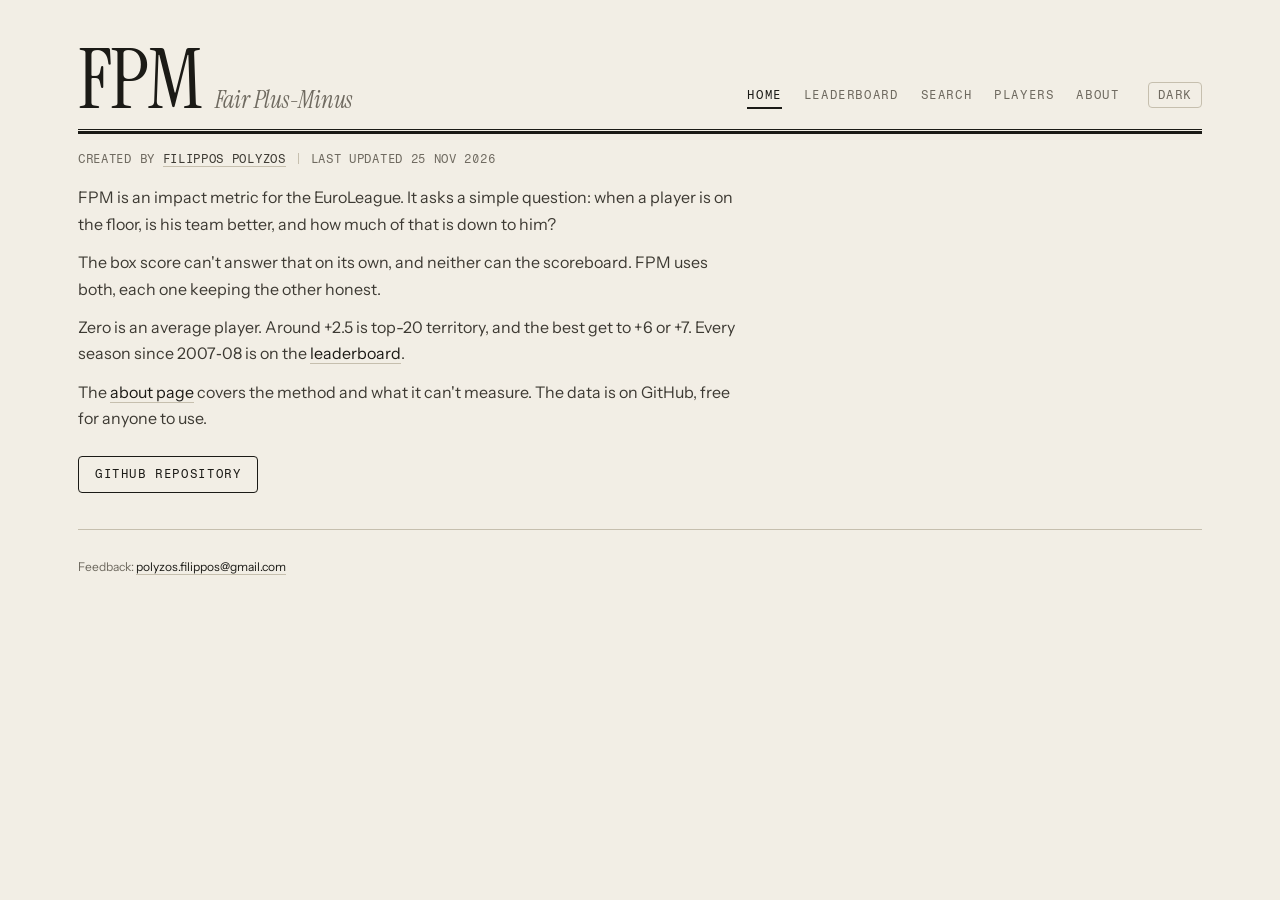
<file: docs/index.html>
<!doctype html>
<html lang="en">
<head>
<meta charset="utf-8">
<meta name="viewport" content="width=device-width, initial-scale=1, viewport-fit=cover">
<script>/* apply a remembered theme before the page paints */try{var t=localStorage.getItem("fpm-theme");if(t==="dark"||t==="light")document.documentElement.setAttribute("data-theme",t);}catch(e){}</script>
<title>FPM - Fair Plus-Minus</title>
<meta name="description" content="Fair Plus-Minus: a EuroLeague player impact metric, with a leaderboard for every season since 2007-08.">
<link rel="preconnect" href="https://fonts.gstatic.com" crossorigin>
<link rel="stylesheet" href="https://fonts.googleapis.com/css2?family=Fragment+Mono&family=Instrument+Sans:wght@400;500;600&family=Instrument+Serif:ital@0;1&display=swap">
<link rel="stylesheet" href="assets/site.css">
</head>
<body>
<div class="wrap">
  <header class="mast">
    <a class="brand" href="./">
      <div class="row"><h1>FPM</h1><span class="exp">Fair Plus-Minus</span></div>
      <div class="mark"></div>
    </a>
    <nav class="nav" aria-label="Site">
      <a href="./" aria-current="page">Home</a>
      <a href="leaderboard/">Leaderboard</a>
      <a href="search/">Search</a>
      <a href="player/">Players</a>
      <a href="about/">About</a>
      <button class="theme" id="theme" type="button" aria-label="Switch between light and dark"><span class="on-light">Dark</span><span class="on-dark">Light</span></button>
    </nav>
  </header>

  <div class="credit">
    <span>Created by <a href="https://x.com/filippos_pol" target="_blank" rel="noopener">Filippos Polyzos</a></span>
    <span id="updated"></span>
  </div>

  <p class="lede">FPM is an impact metric for the EuroLeague. It asks a simple question: when a player
    is on the floor, is his team better, and how much of that is down to him?</p>
  <p class="lede">The box score can't answer that on its own, and neither can the scoreboard. FPM uses
    both, each one keeping the other honest.</p>
  <p class="lede">Zero is an average player. Around +2.5 is top-20 territory, and the best get to +6 or
    +7. Every season since 2007&#8209;08 is on the <a href="leaderboard/">leaderboard</a>.</p>
  <p class="lede">The <a href="about/">about page</a> covers the method and what it can't measure.
    The data is on GitHub, free for anyone to use.</p>
  <a class="repo" href="https://github.com/filippospol/FPM" target="_blank" rel="noopener">GitHub repository</a>
  <div class="rule"></div>

  <footer>
    Feedback: <a href="mailto:polyzos.filippos@gmail.com">polyzos.filippos@gmail.com</a>
  </footer>
</div>
<script src="assets/site.js" data-json="leaderboard/fpm.json"></script>
</body>
</html>
</file>
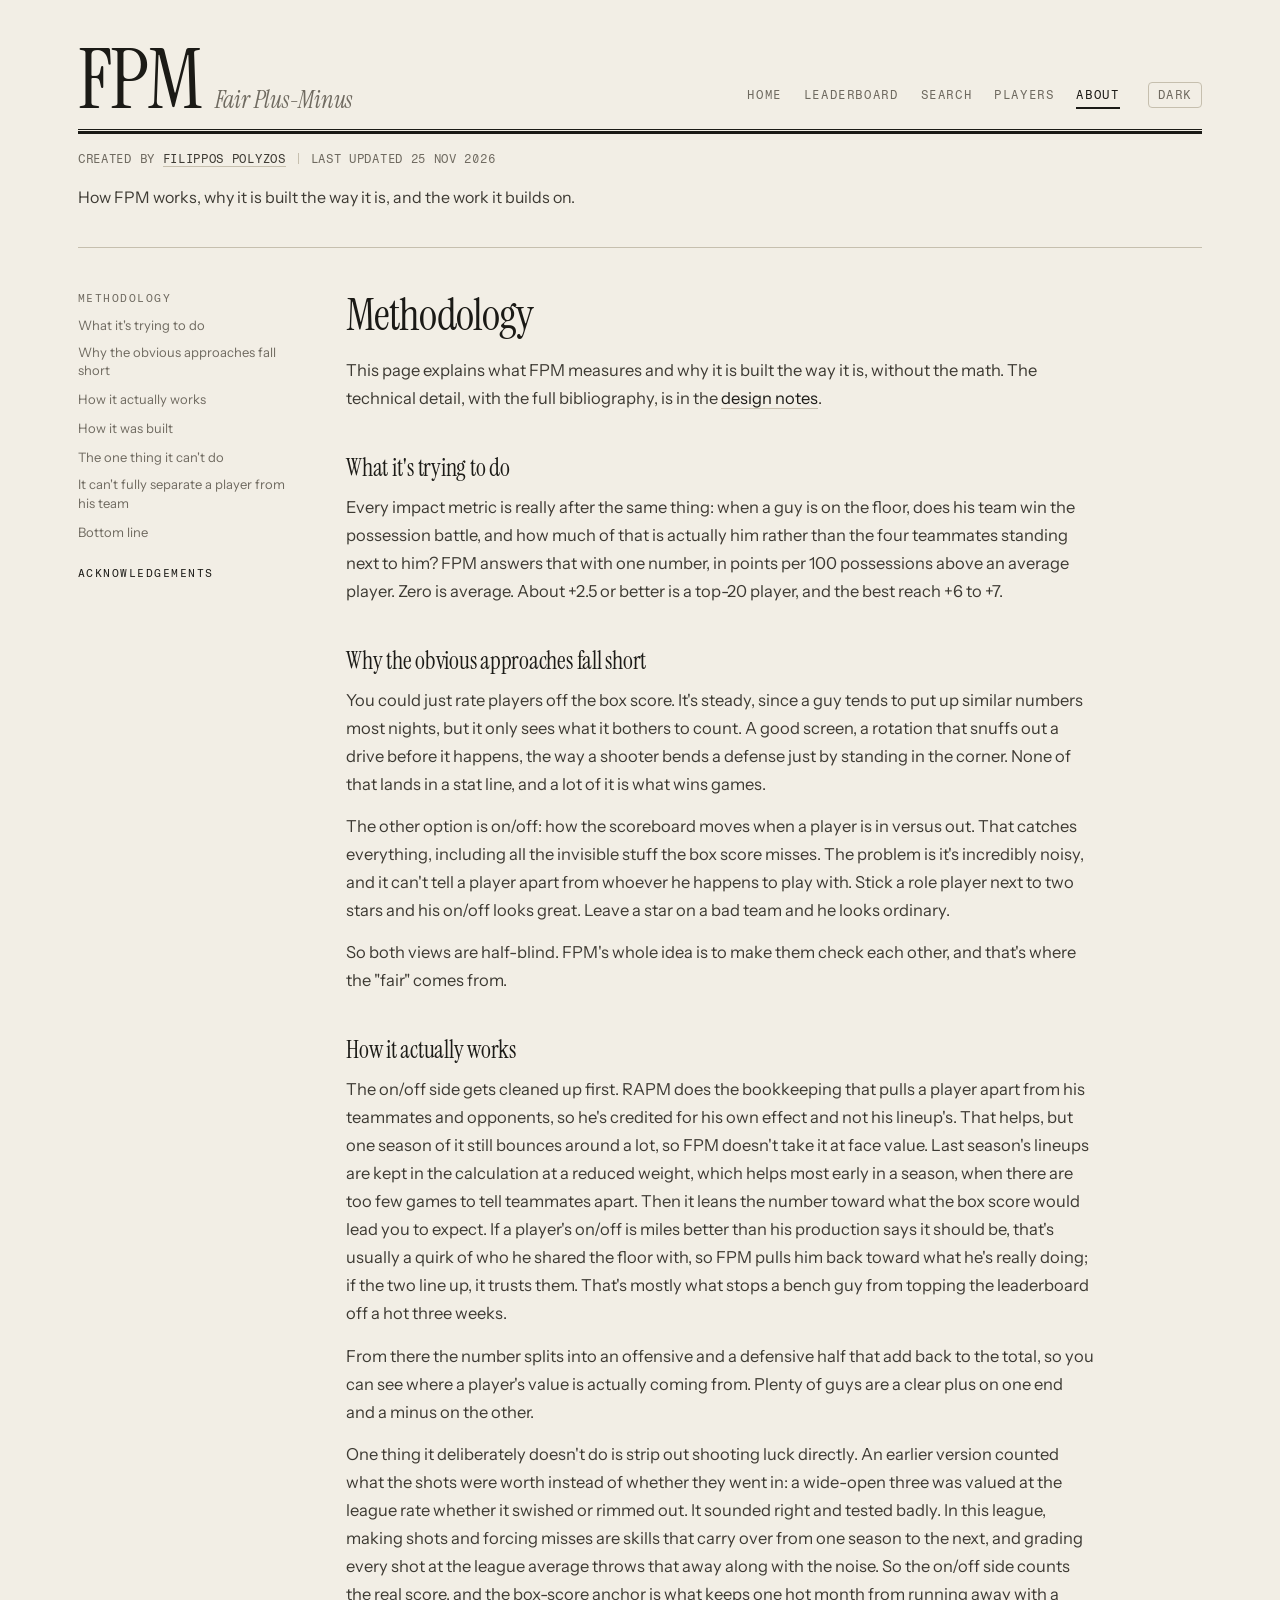
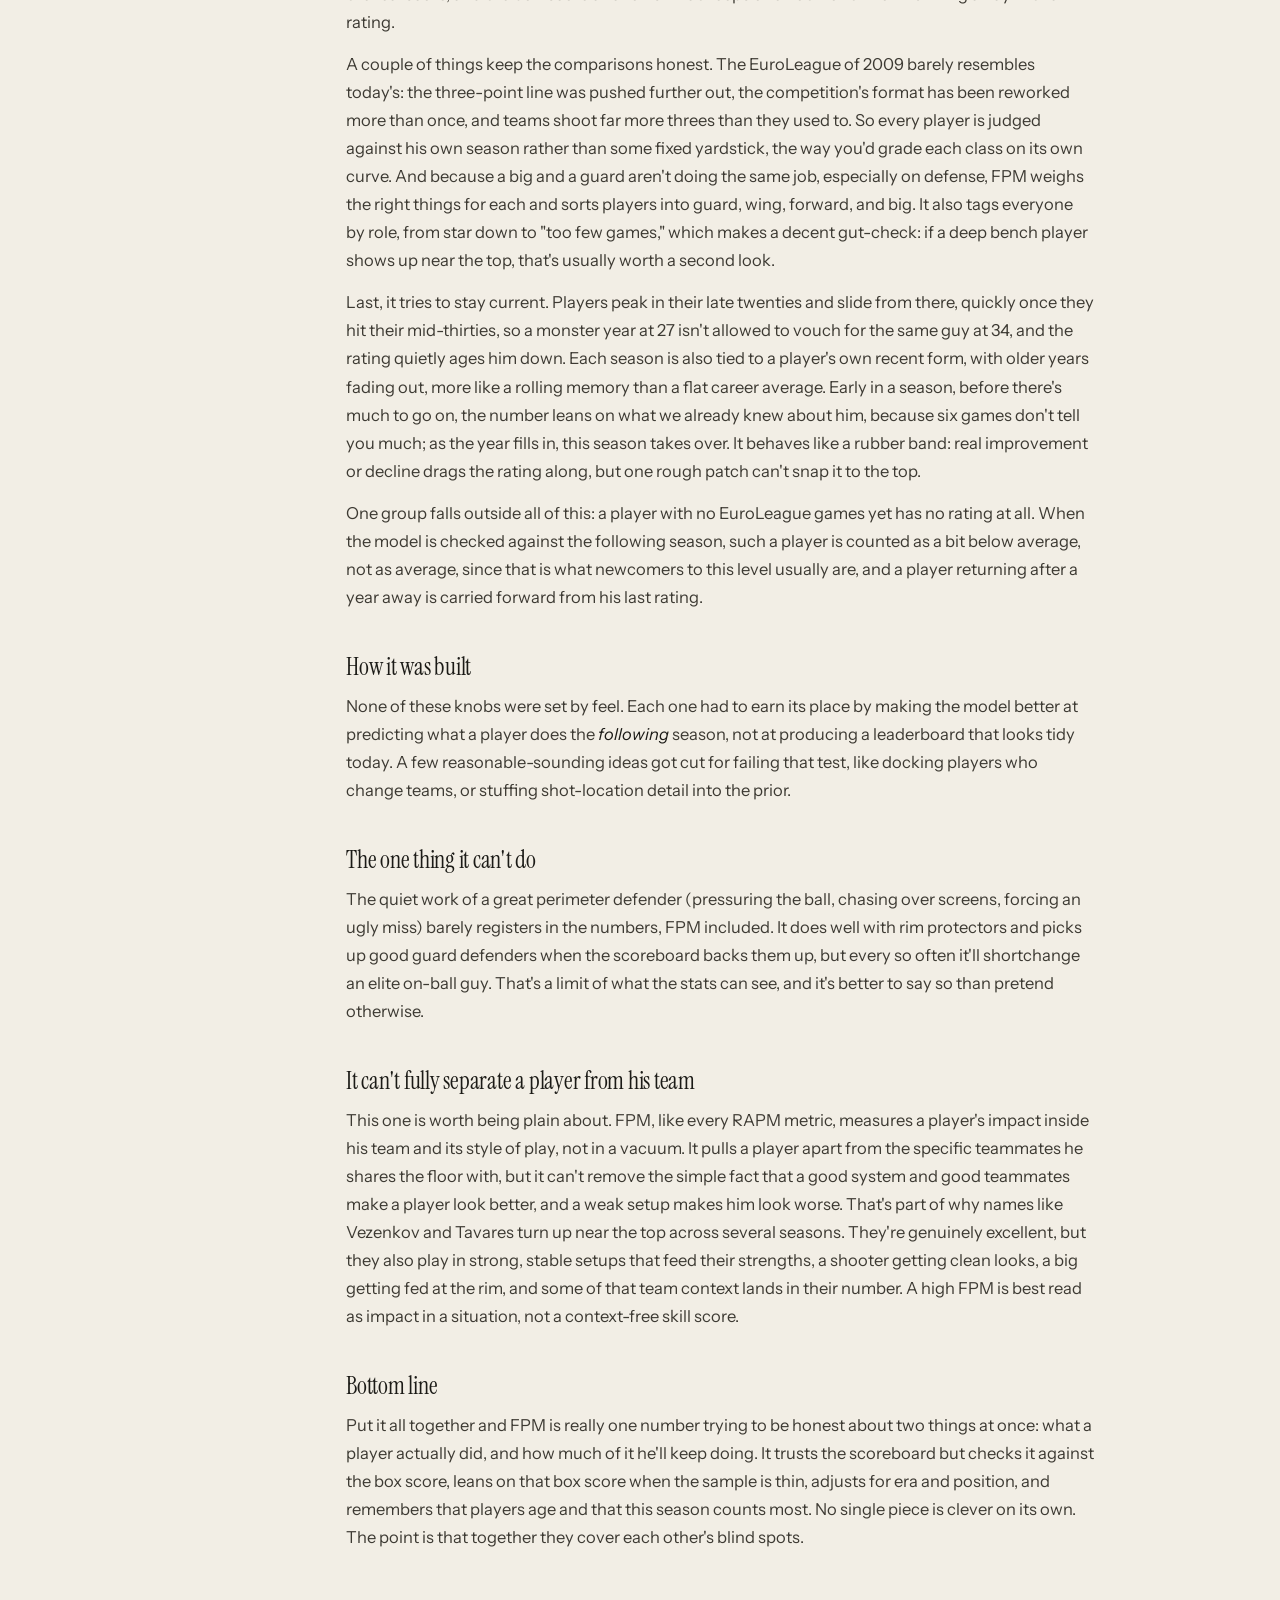
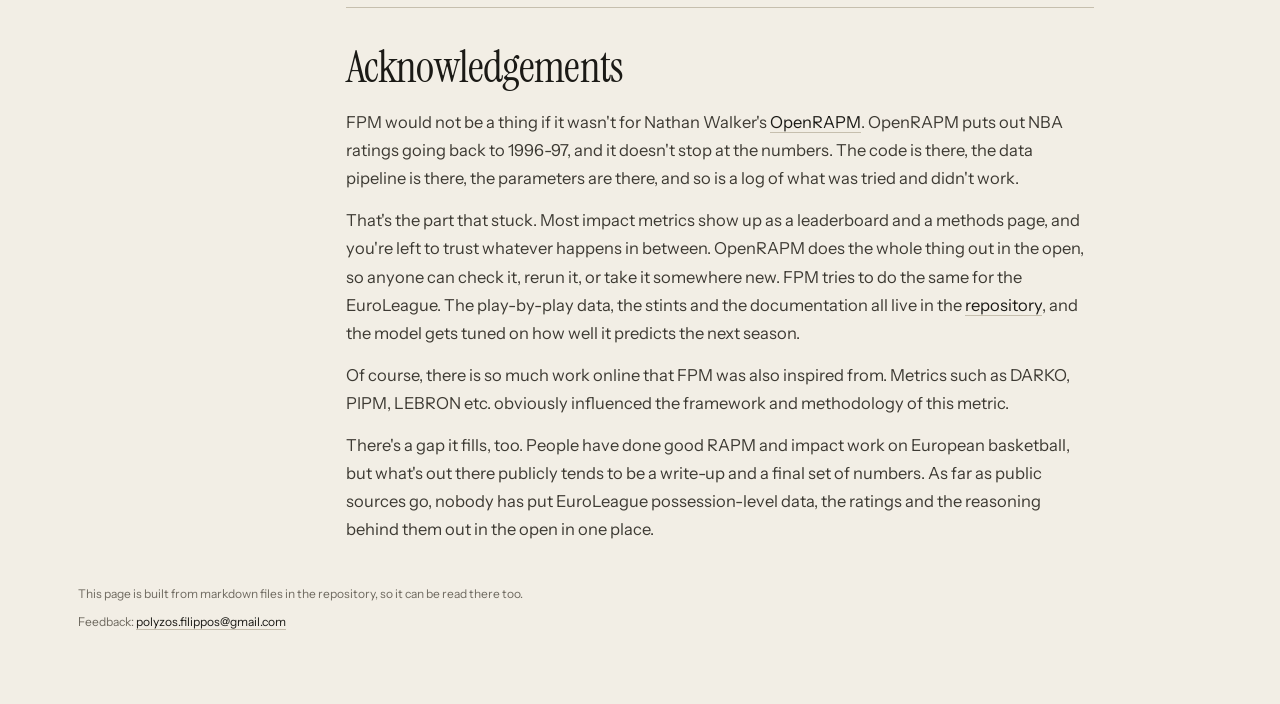
<file: docs/about/index.html>
<!doctype html>
<html lang="en">
<head>
<meta charset="utf-8">
<meta name="viewport" content="width=device-width, initial-scale=1, viewport-fit=cover">
<script>/* apply a remembered theme before the page paints */try{var t=localStorage.getItem("fpm-theme");if(t==="dark"||t==="light")document.documentElement.setAttribute("data-theme",t);}catch(e){}</script>
<title>FPM - About</title>
<meta name="description" content="How Fair Plus-Minus works, why it is built the way it is, and the work it builds on.">
<link rel="preconnect" href="https://fonts.gstatic.com" crossorigin>
<link rel="stylesheet" href="https://fonts.googleapis.com/css2?family=Fragment+Mono&family=Instrument+Sans:wght@400;500;600&family=Instrument+Serif:ital@0;1&display=swap">
<link rel="stylesheet" href="../assets/site.css">
</head>
<body data-top>
<div class="wrap">
  <header class="mast">
    <a class="brand" href="../">
      <div class="row"><h1>FPM</h1><span class="exp">Fair Plus-Minus</span></div>
      <div class="mark"></div>
    </a>
    <nav class="nav" aria-label="Site">
      <a href="../">Home</a>
      <a href="../leaderboard/">Leaderboard</a>
      <a href="../search/">Search</a>
      <a href="../player/">Players</a>
      <a href="./" aria-current="page">About</a>
      <button class="theme" id="theme" type="button" aria-label="Switch between light and dark"><span class="on-light">Dark</span><span class="on-dark">Light</span></button>
    </nav>
  </header>

  <div class="credit">
    <span>Created by <a href="https://x.com/filippos_pol" target="_blank" rel="noopener">Filippos Polyzos</a></span>
    <span id="updated"></span>
  </div>

  <p class="lede">How FPM works, why it is built the way it is, and the work it builds on.</p>
  <div class="rule"></div>

  <div class="doc">
    <aside class="toc" aria-label="On this page"><ol id="toc"></ol></aside>
    <main class="prose" id="doc"><div class="status">Loading&hellip;</div></main>
  </div>

  <footer>
    This page is built from markdown files in the repository, so it can be read there too.
    <div class="by">Feedback: <a href="mailto:polyzos.filippos@gmail.com">polyzos.filippos@gmail.com</a></div>
  </footer>
</div>
<script>
/* The page is assembled from two markdown files next to it. A small renderer covers what the
   files use (headings, paragraphs, lists, bold, italics, inline code, links), so nothing is loaded
   from outside and editing a .md file is all it takes to update this page. */
var PARTS=[{file:'fpm-explained.md',id:'method'},{file:'fpm-acknowledgements.md',id:'thanks'}];
var RAW='https://raw.githubusercontent.com/filippospol/FPM/main/docs/about/';

function esc(s){return s.replace(/&/g,'&amp;').replace(/</g,'&lt;').replace(/>/g,'&gt;');}
function host(u){return u.replace(/^https?:\/\//,'').replace(/^www\./,'').split('/')[0];}
function inline(s){
  var codes=[];
  s=esc(s).replace(/`([^`]+)`/g,function(_,c){codes.push(c);return '\u0000'+(codes.length-1)+'\u0000';});
  s=s.replace(/\[([^\]]+)\]\((https?:\/\/[^)\s]+)\)/g,'<a href="$2" target="_blank" rel="noopener">$1</a>');
  s=s.replace(/\[([^\]]+)\]\((mailto:[^)\s]+)\)/g,'<a href="$2">$1</a>');
  s=s.replace(/(^|[\s(])(https?:\/\/[^\s<)]*[^\s<).,;:])/g,function(_,p,u){
    return p+'<a href="'+u+'" title="'+u+'" target="_blank" rel="noopener">'+host(u)+'</a>';});
  s=s.replace(/(^|[\s(])([\w.+-]+@[\w-]+(?:\.[\w-]+)+)/g,'$1<a href="mailto:$2">$2</a>');
  s=s.replace(/\*\*([^*]+)\*\*/g,'<strong>$1</strong>');
  s=s.replace(/(^|[^*])\*([^*\s][^*]*?)\*(?!\*)/g,'$1<em>$2</em>');
  return s.replace(/\u0000(\d+)\u0000/g,function(_,i){return '<code>'+codes[+i]+'</code>';});
}
function slug(s){return s.toLowerCase().replace(/<[^>]+>/g,'').replace(/[^a-z0-9]+/g,'-').replace(/^-|-$/g,'');}

/* markdown -> html; '#' becomes the part title (h2), '##' a section (h3), '###' a group (h4) */
function render(src,pid,toc){
  var lines=src.replace(/\r/g,'').split('\n'),out=[],para=[],list=null,cur=null;
  function fp(){if(para.length){out.push('<p>'+inline(para.join(' '))+'</p>');para=[];}}
  function fl(){if(list){out.push('<'+list.t+'>'+list.items.map(function(x){return '<li>'+inline(x)+'</li>';}).join('')+'</'+list.t+'>');list=null;}}
  lines.forEach(function(ln){
    var h=ln.match(/^(#{1,6})\s+(.*)$/),b=ln.match(/^\s*[-*]\s+(.*)$/),n=ln.match(/^\s*\d+\.\s+(.*)$/);
    if(/^\s*$/.test(ln)){fp();fl();return;}
    if(h){fp();fl();var lvl=Math.min(h[1].length+1,4),txt=h[2].trim(),id=pid+'-'+slug(txt);
      if(lvl===2)id=pid;
      out.push('<h'+lvl+' id="'+id+'">'+inline(txt)+'</h'+lvl+'>');
      if(lvl===2){cur={id:id,text:txt,kids:[]};toc.push(cur);}
      else if(lvl===3&&cur)cur.kids.push({id:id,text:txt});
      return;}
    if(b||n){fp();var t=b?'ul':'ol';if(!list||list.t!==t){fl();list={t:t,items:[]};}list.items.push((b||n)[1]);return;}
    if(list&&/^\s{2,}\S/.test(ln)){list.items[list.items.length-1]+=' '+ln.trim();return;}
    fl();para.push(ln.trim());
  });
  fp();fl();return out.join('\n');
}
function grab(f){
  var ok=function(r){if(!r.ok)throw 0;return r.text();},md=function(t){if(/^\s*</.test(t))throw 0;return t;};
  return fetch(f).then(ok).then(md).catch(function(){return fetch(RAW+f,{cache:'no-store'}).then(ok).then(md);});
}
Promise.all(PARTS.map(function(p){return grab(p.file);})).then(function(texts){
  var toc=[],html=texts.map(function(t,i){return '<section class="part">'+render(t,PARTS[i].id,toc)+'</section>';}).join('');
  document.getElementById('doc').innerHTML=html;
  document.getElementById('toc').innerHTML=toc.map(function(p){
    return '<li><a href="#'+p.id+'">'+inline(p.text)+'</a>'+(p.kids.length?'<ol>'+p.kids.map(function(k){
      return '<li><a href="#'+k.id+'">'+inline(k.text)+'</a></li>';}).join('')+'</ol>':'')+'</li>';}).join('');
  if(location.hash){var el=document.getElementById(location.hash.slice(1));if(el)el.scrollIntoView();}
  /* highlight the section being read */
  var links={};document.querySelectorAll('#toc a').forEach(function(a){links[a.getAttribute('href').slice(1)]=a;});
  if('IntersectionObserver' in window){
    var io=new IntersectionObserver(function(es){es.forEach(function(e){if(e.isIntersecting&&links[e.target.id]){
      document.querySelectorAll('#toc a.on').forEach(function(a){a.classList.remove('on');});links[e.target.id].classList.add('on');}});},
      {rootMargin:'0px 0px -70% 0px'});
    document.querySelectorAll('#doc h2,#doc h3').forEach(function(h){io.observe(h);});
  }
}).catch(function(){document.getElementById('doc').innerHTML='<div class="status">Could not load this page. The same text is in the repository under docs/about.</div>';});
</script>
<script src="../assets/site.js" data-json="../leaderboard/fpm.json"></script>
</body>
</html>
</file>
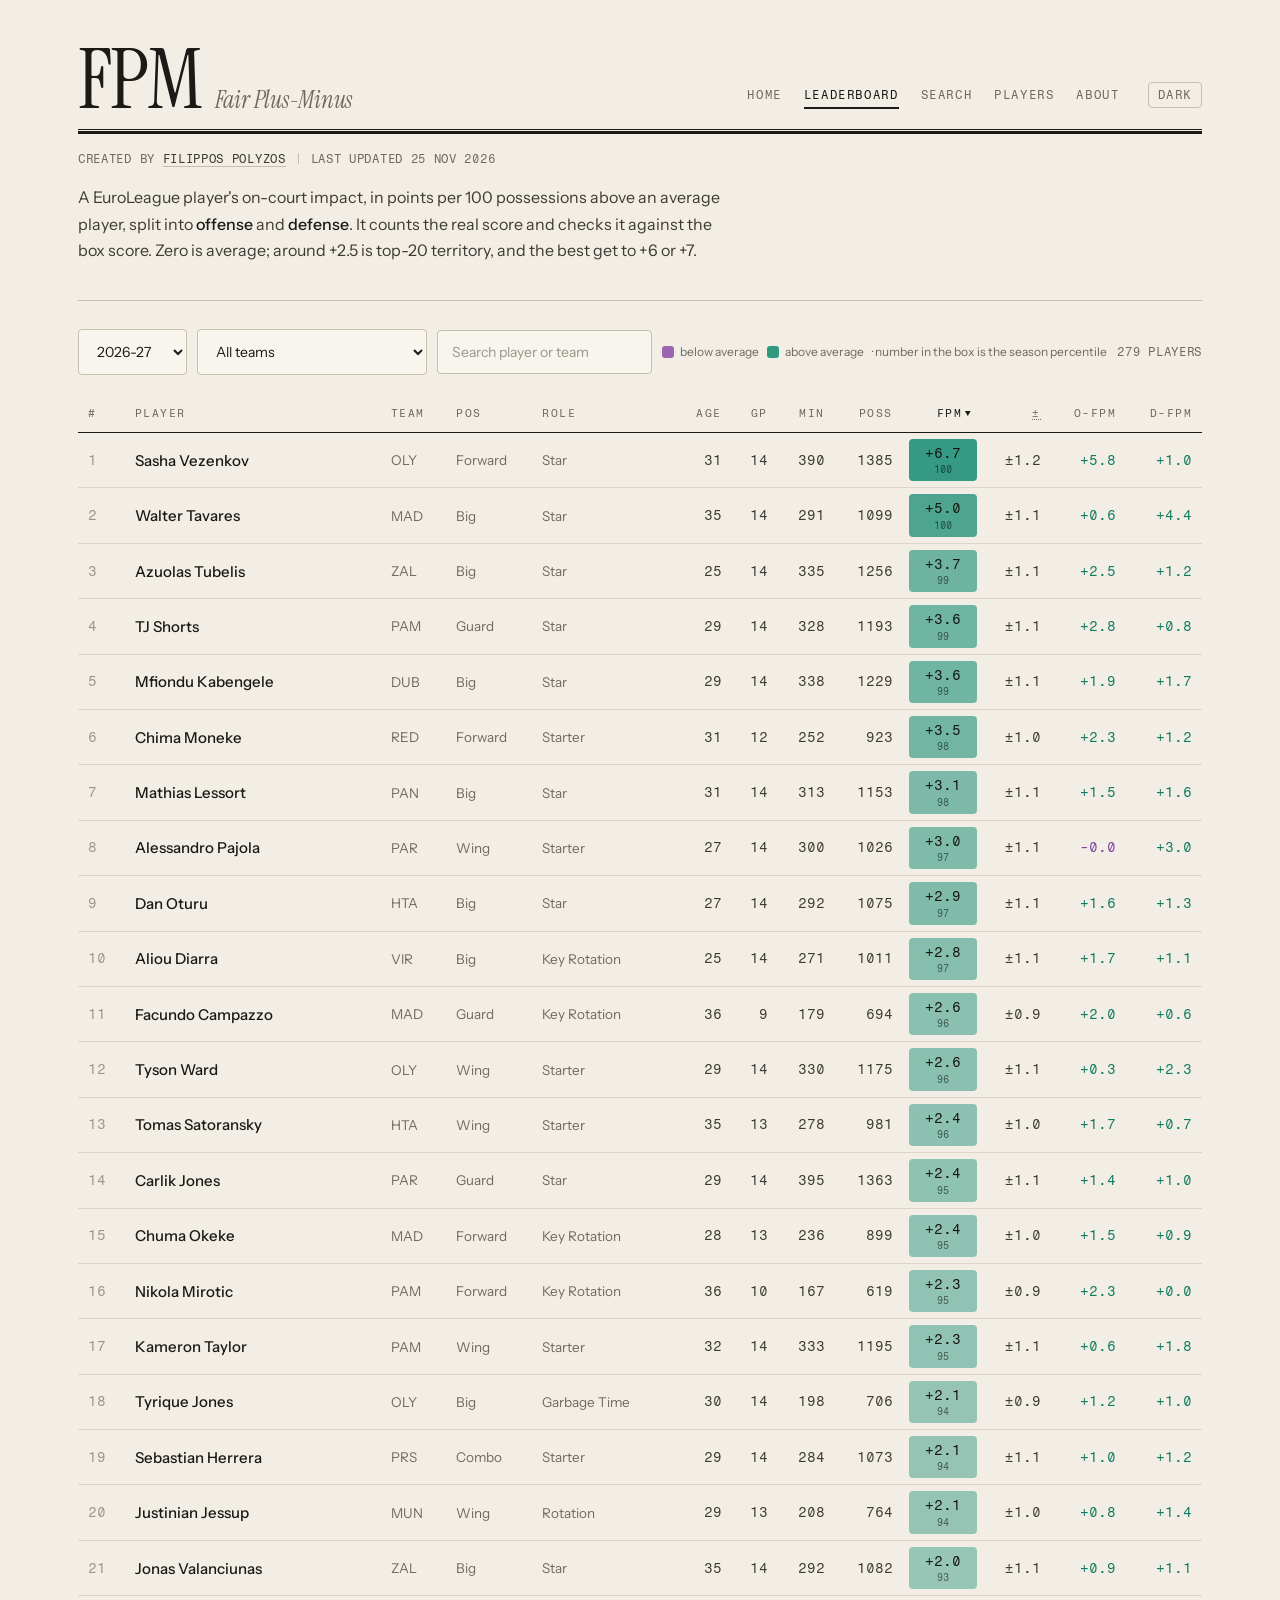
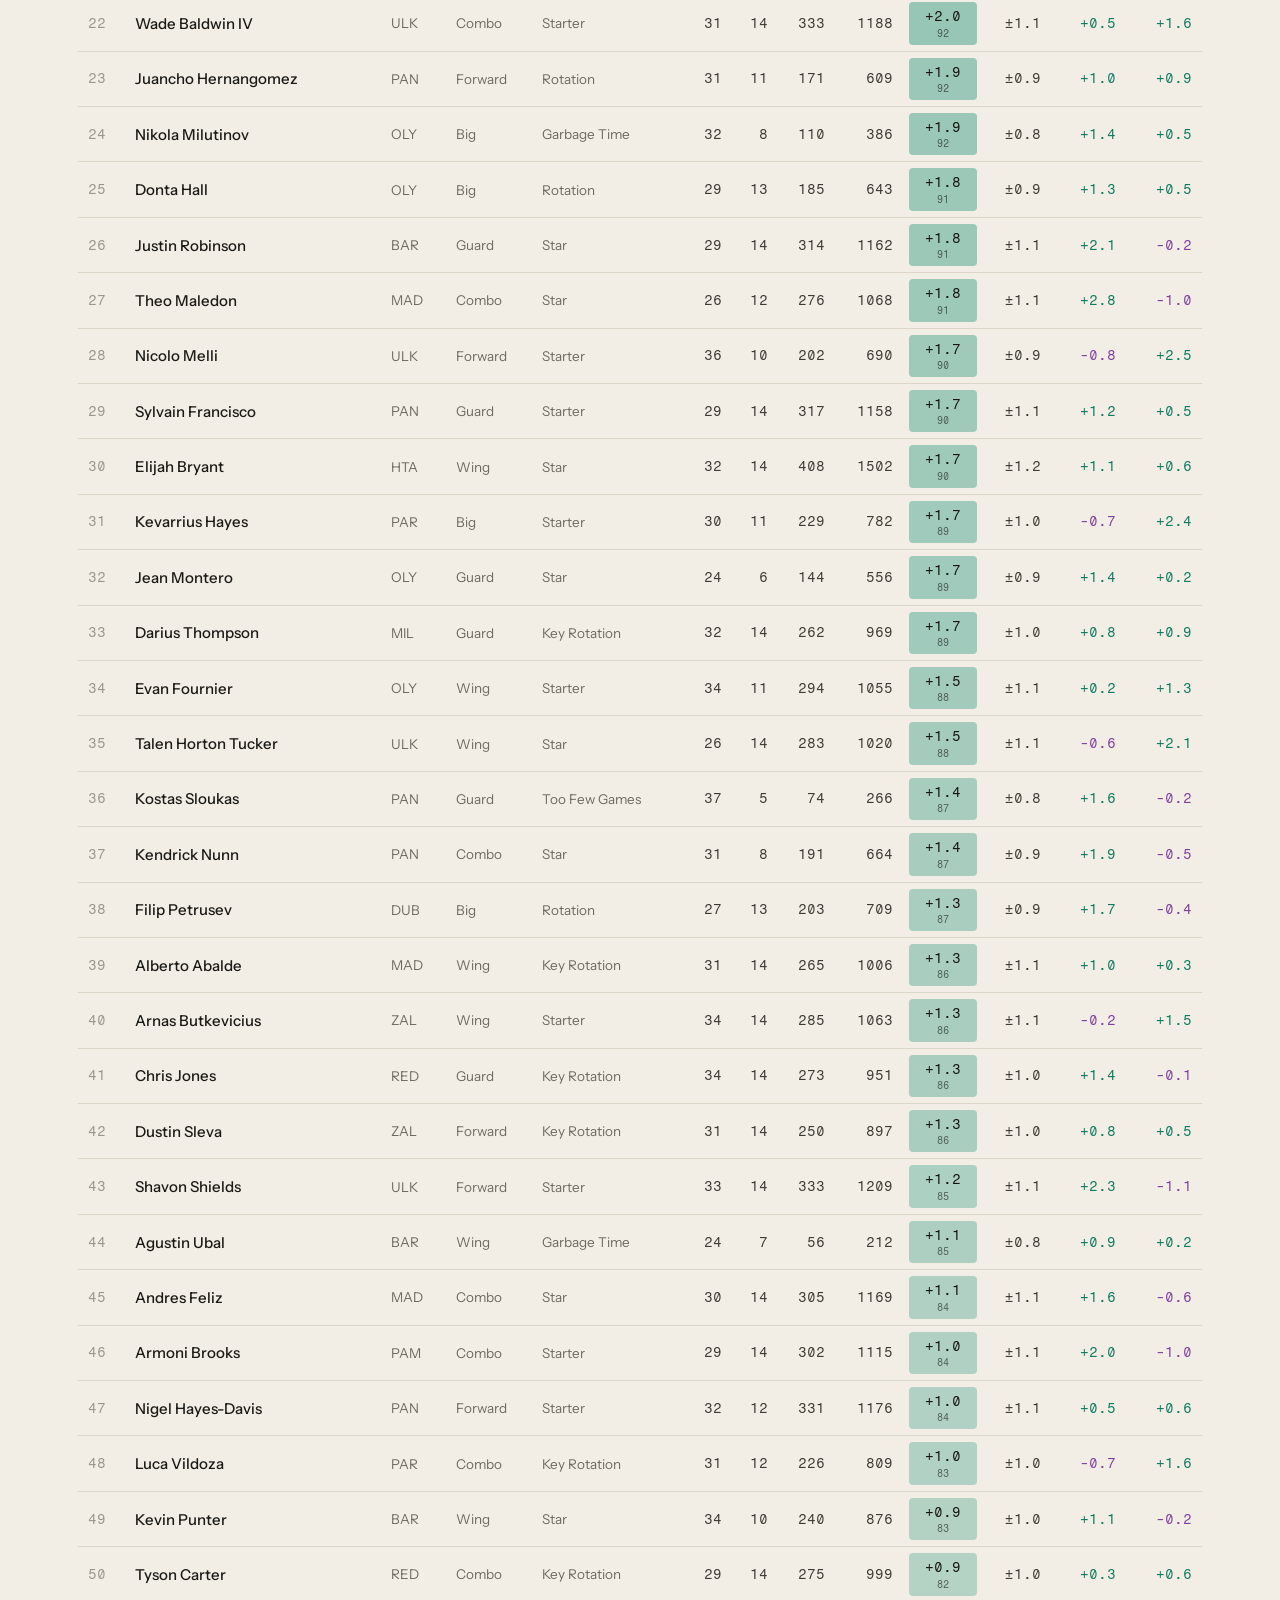
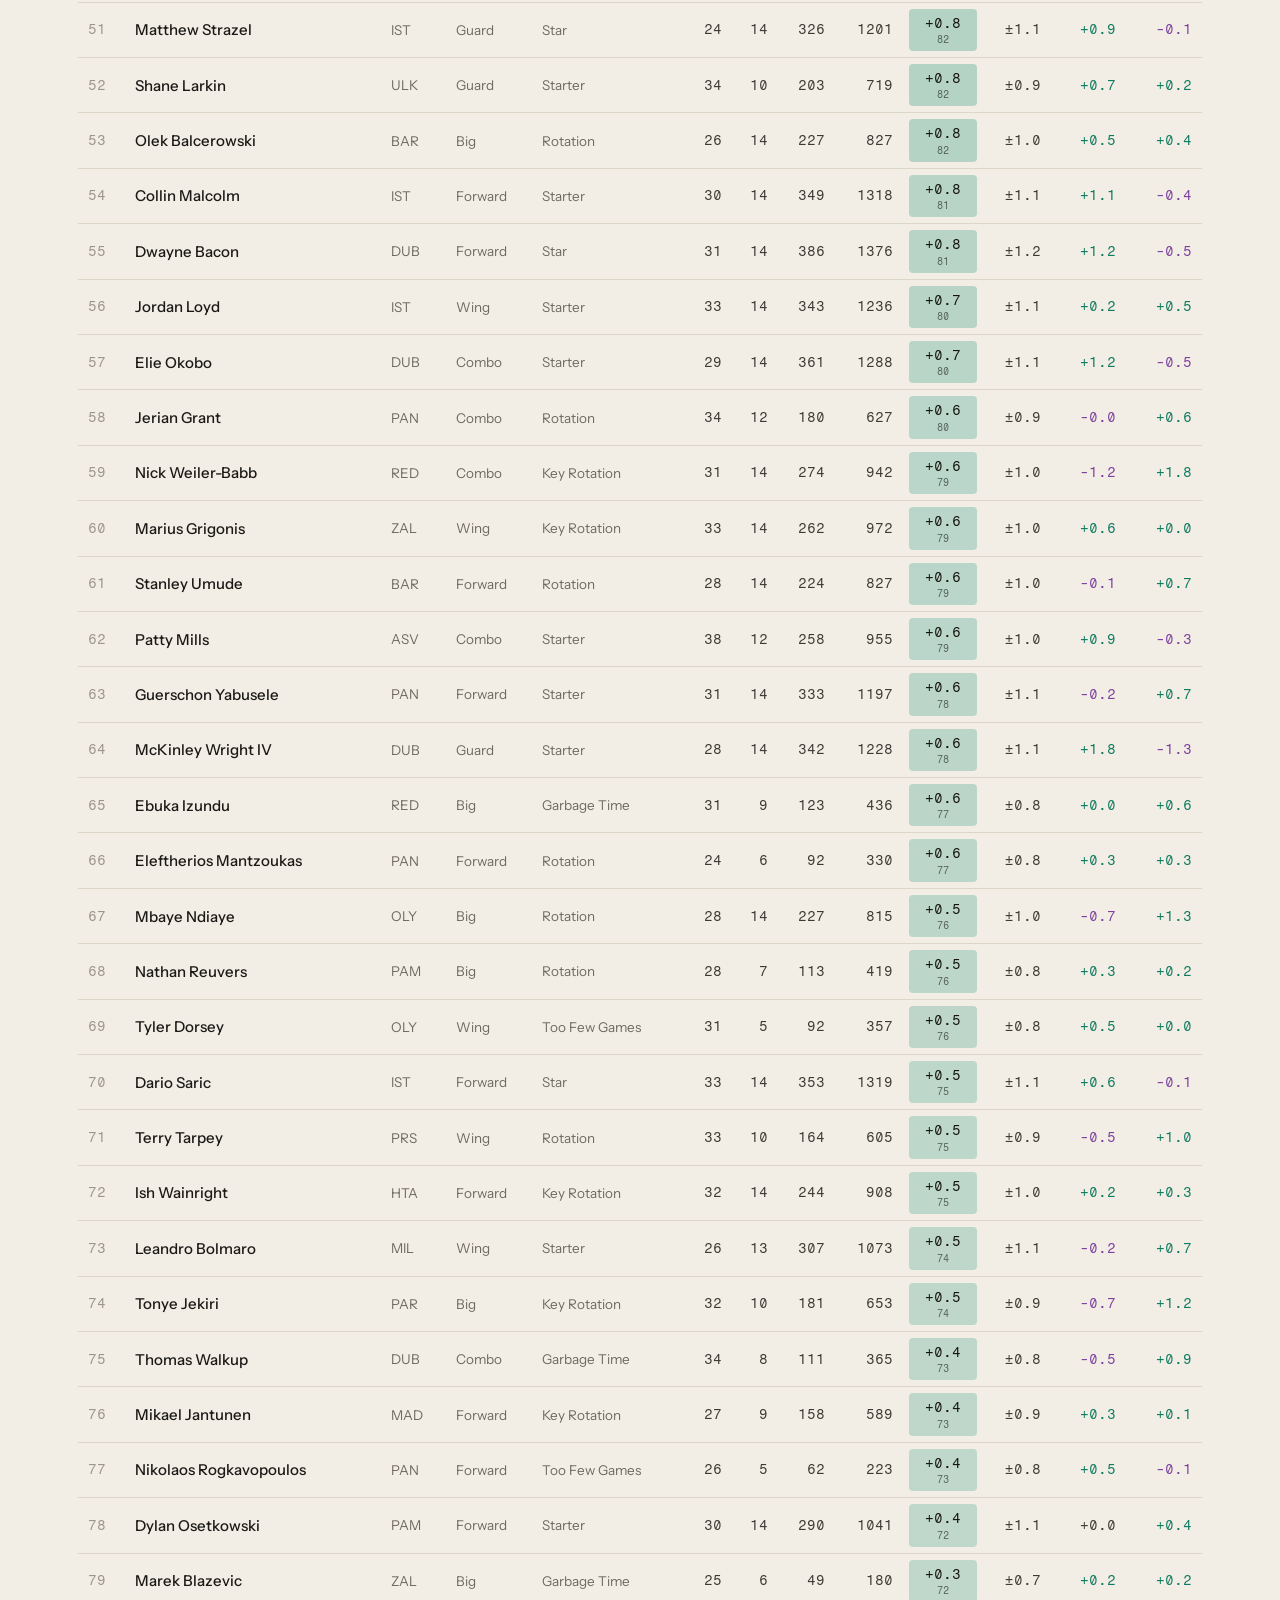
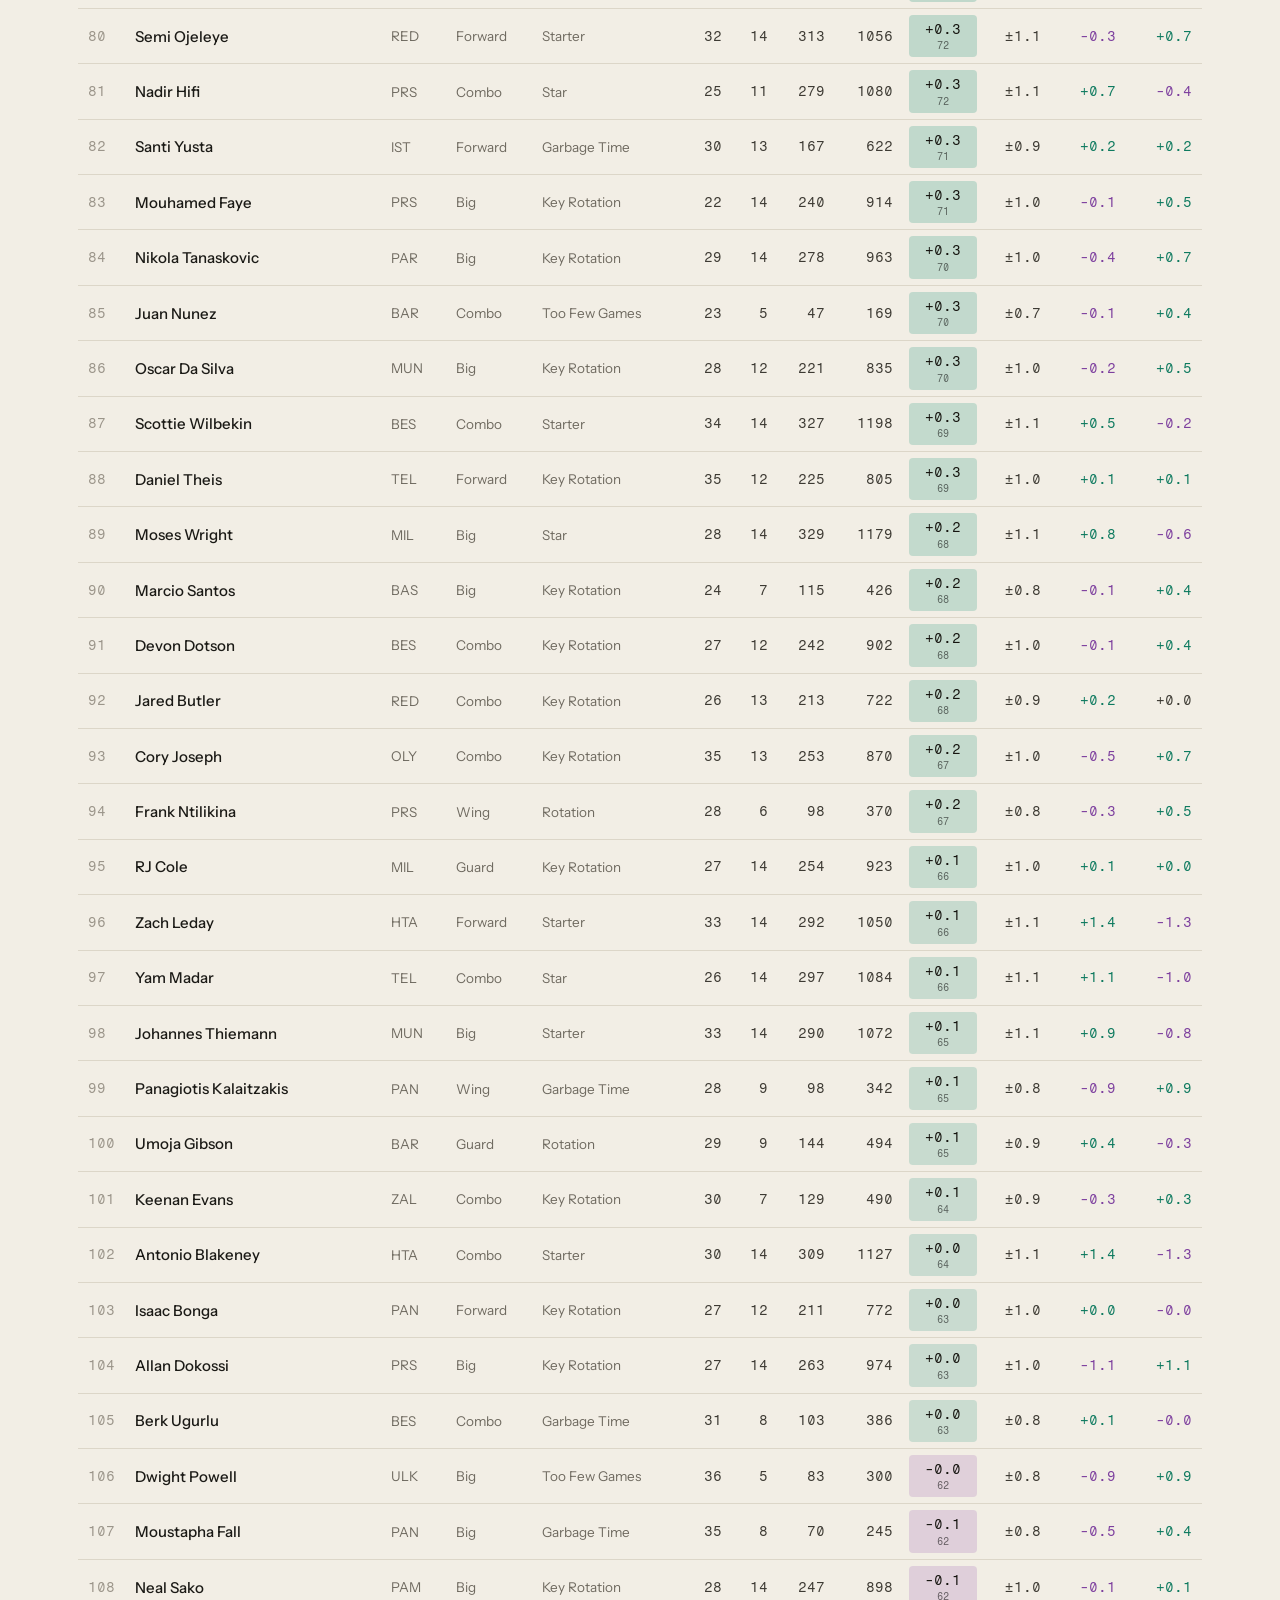
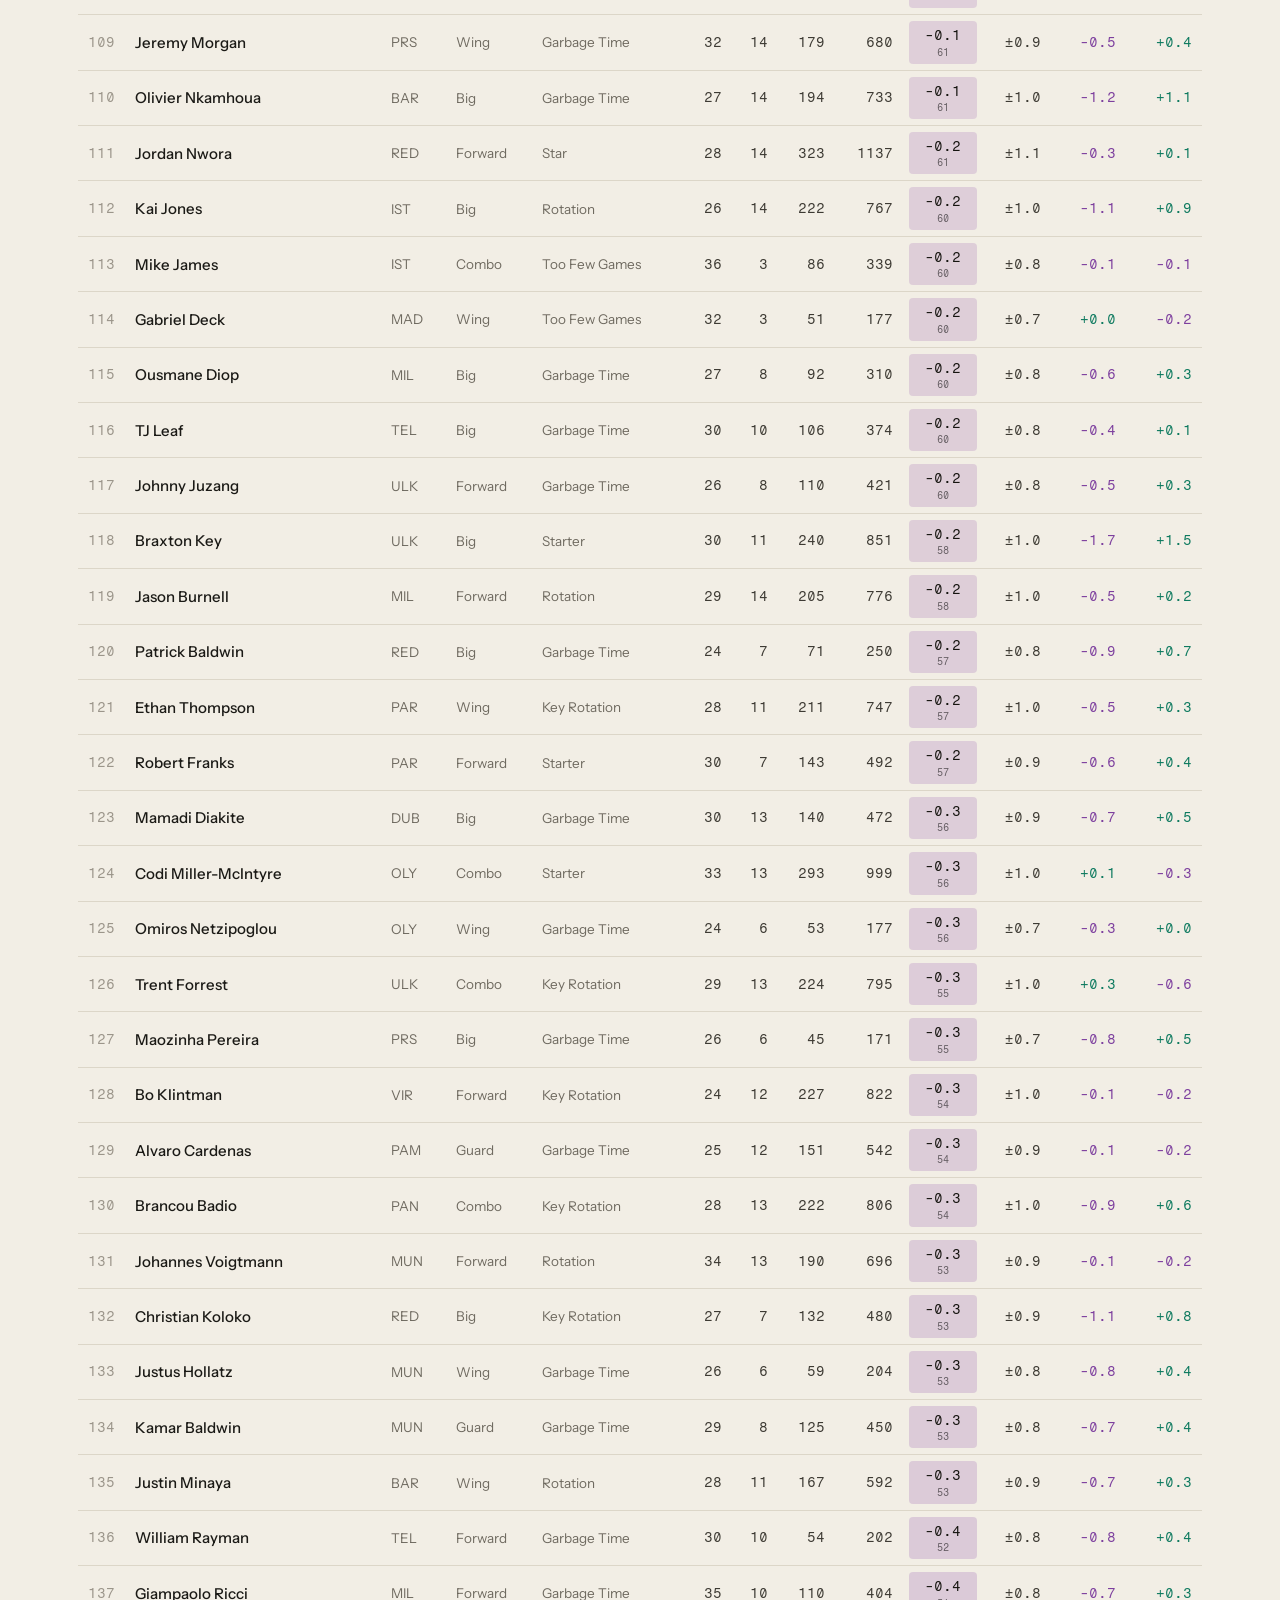
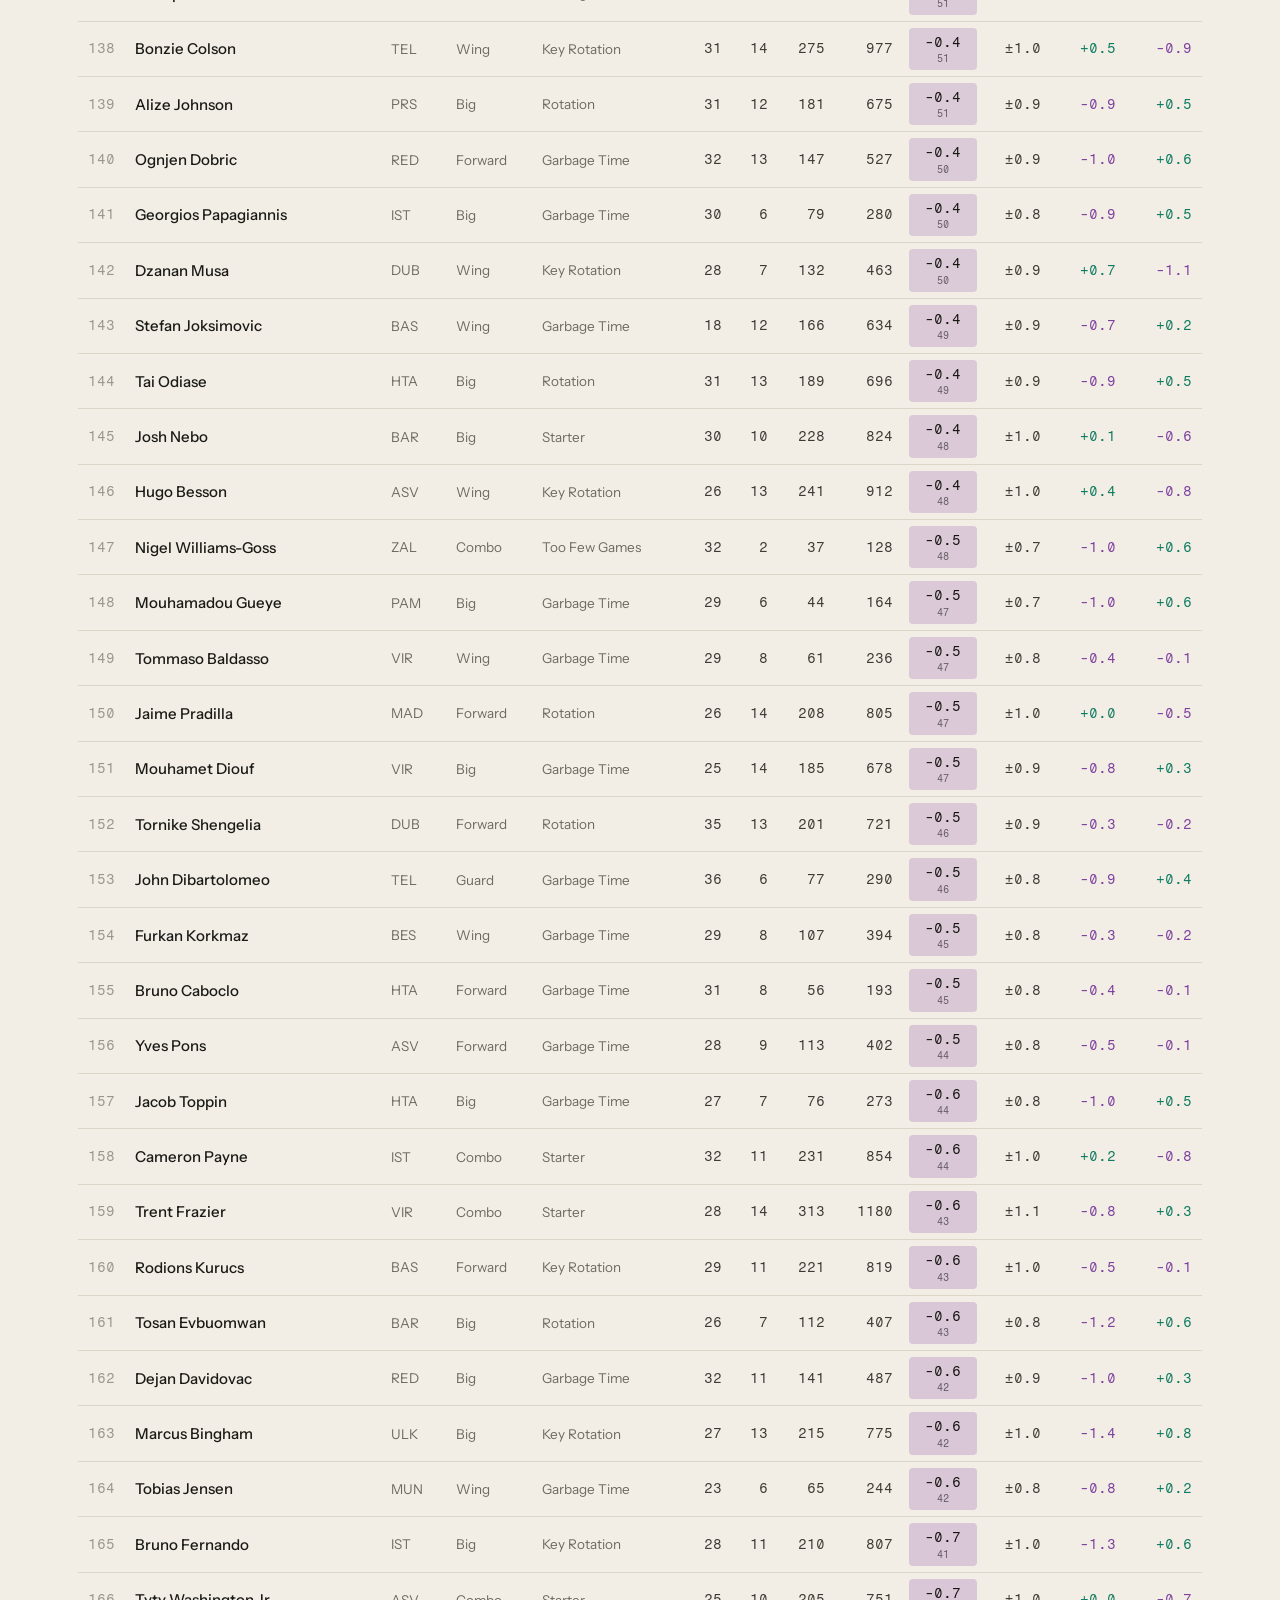
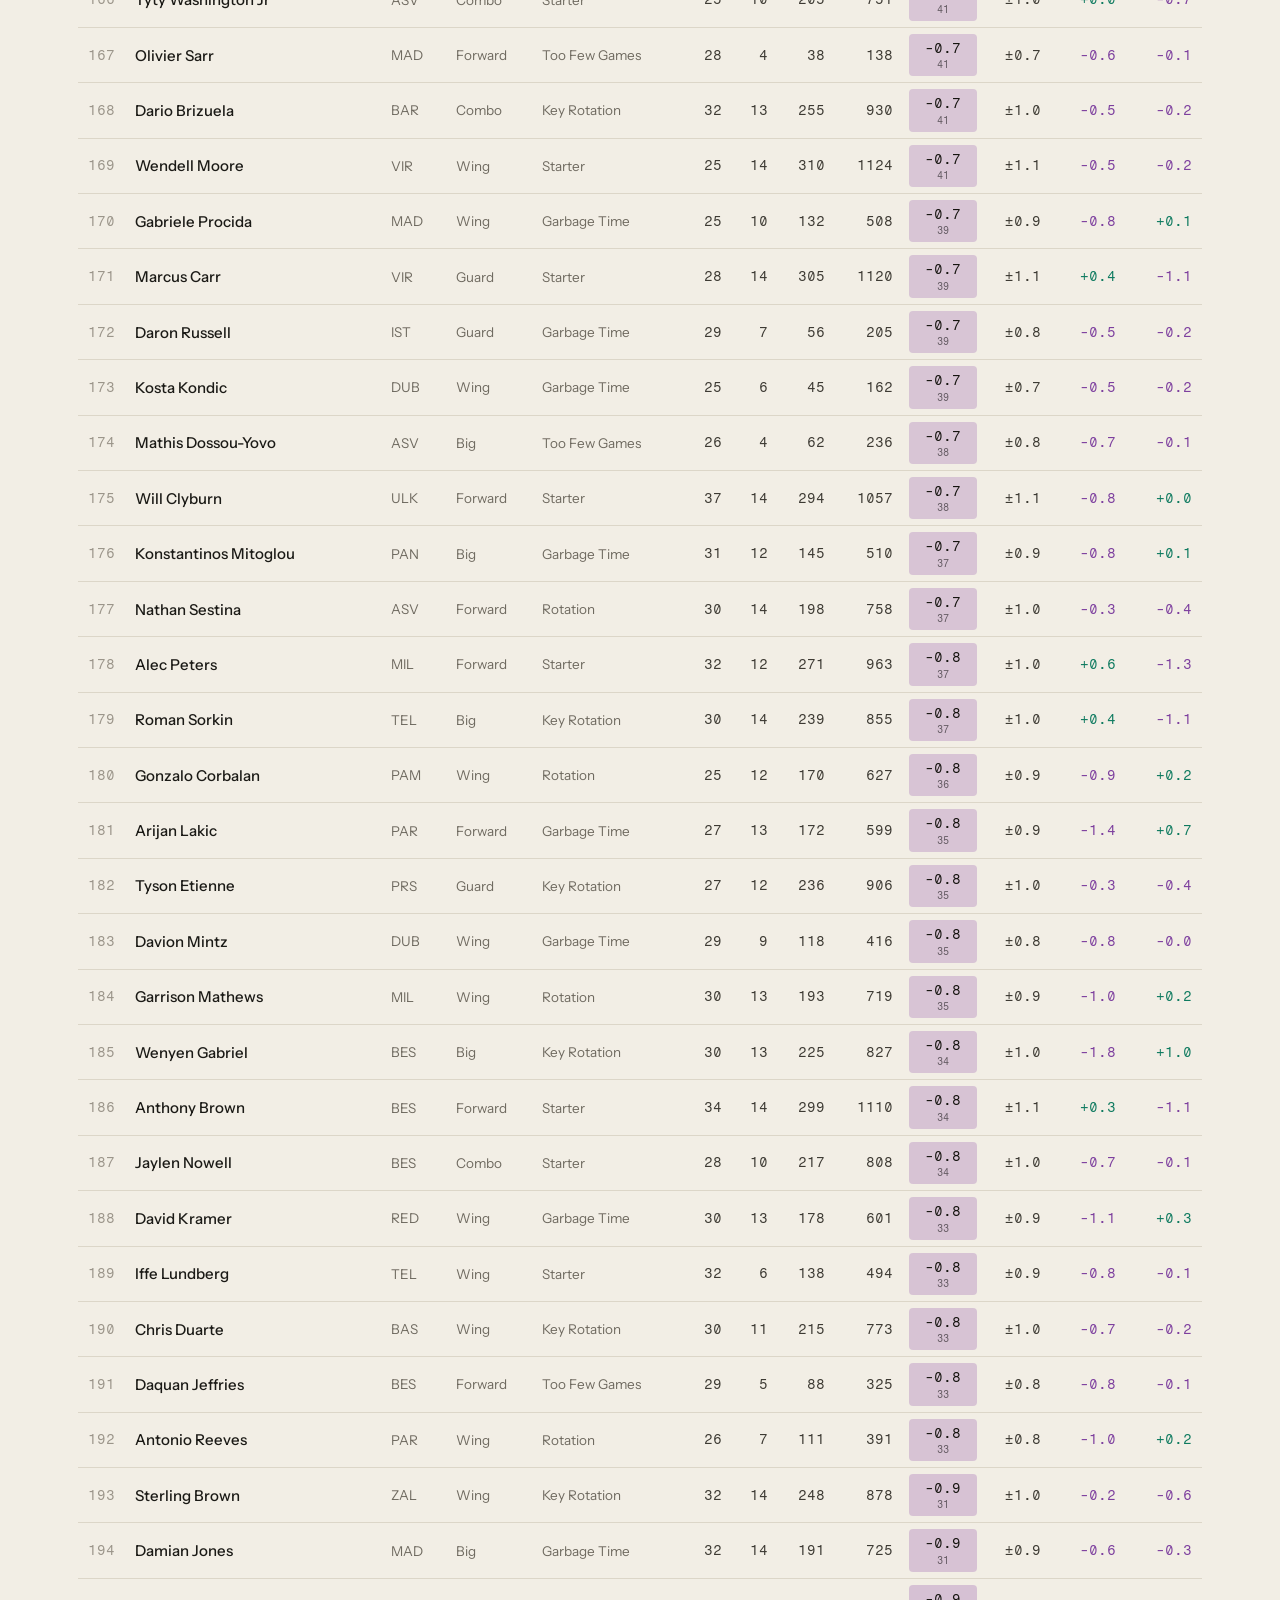
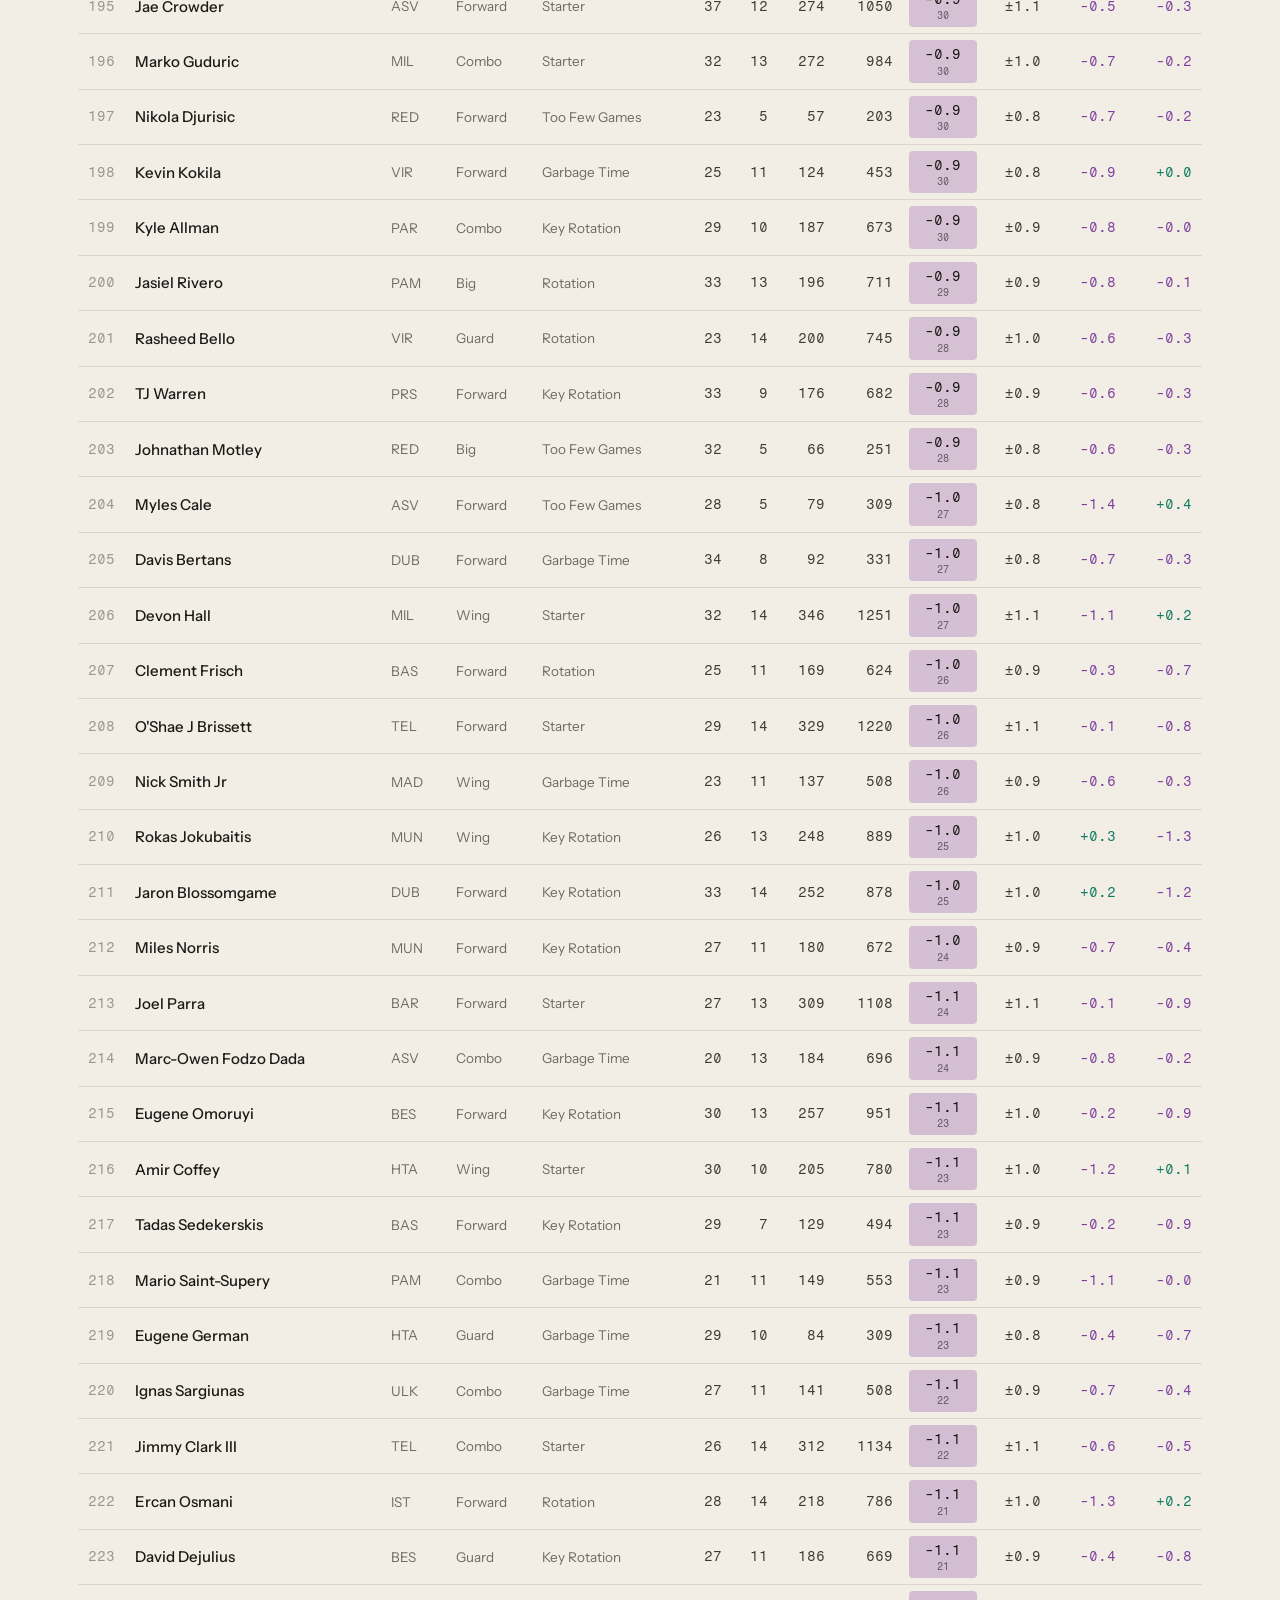
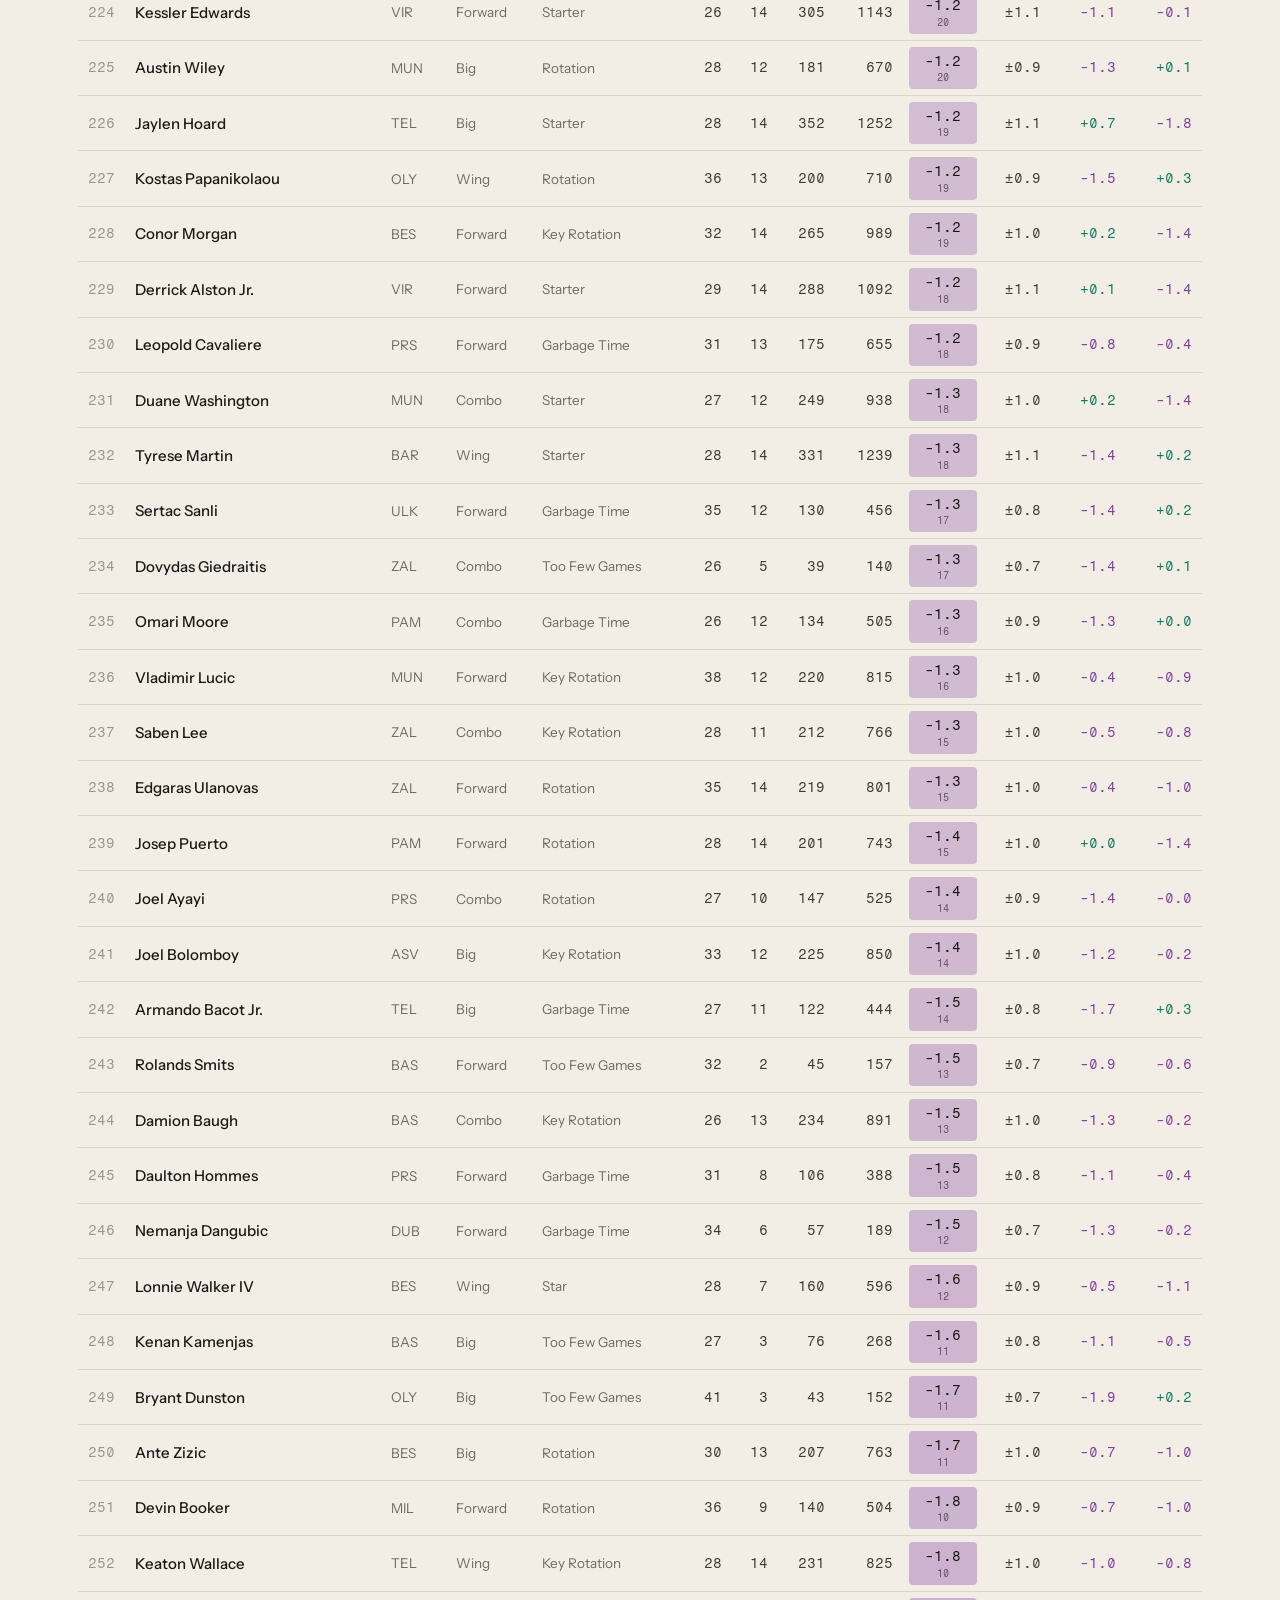
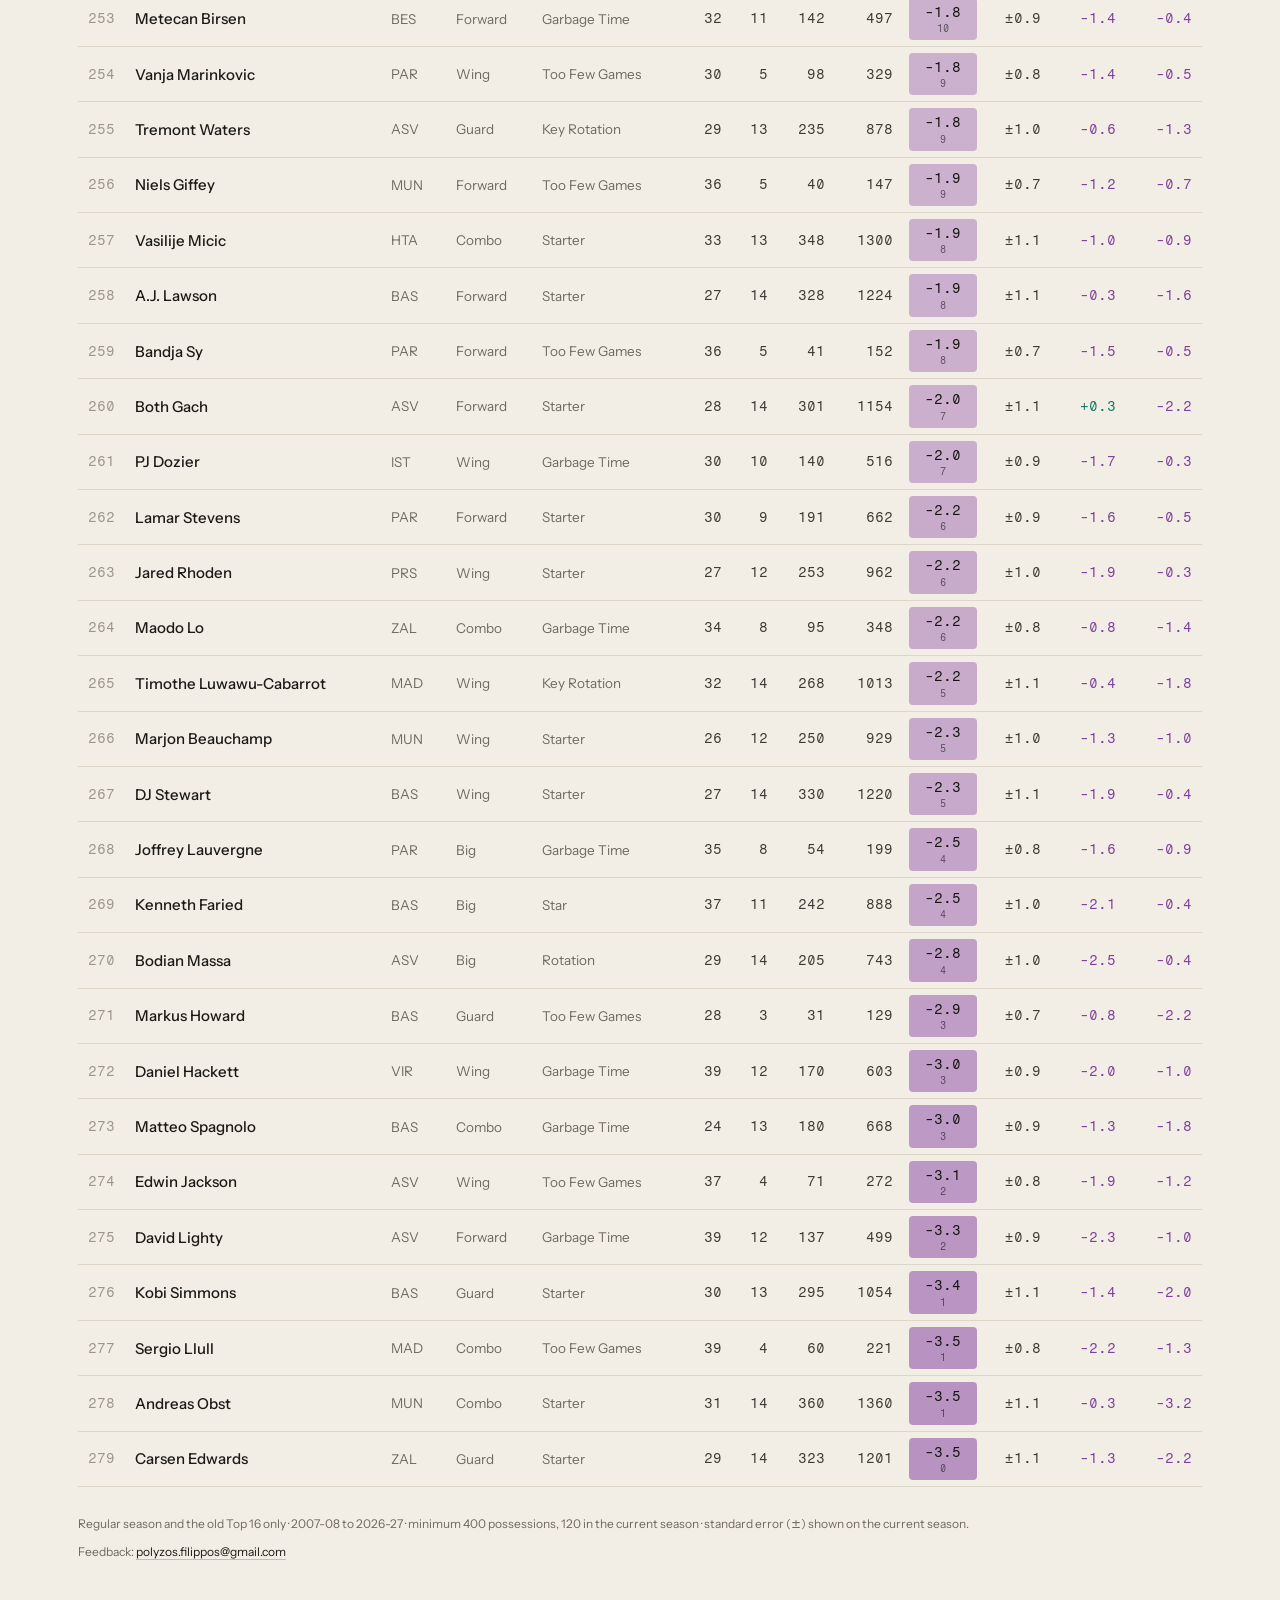
<file: docs/leaderboard/index.html>
<!doctype html>
<html lang="en">
<head>
<meta charset="utf-8">
<meta name="viewport" content="width=device-width, initial-scale=1, viewport-fit=cover">
<script>/* apply a remembered theme before the page paints */try{var t=localStorage.getItem("fpm-theme");if(t==="dark"||t==="light")document.documentElement.setAttribute("data-theme",t);}catch(e){}</script>
<title>FPM - Leaderboard</title>
<link rel="preconnect" href="https://fonts.gstatic.com" crossorigin>
<link rel="stylesheet" href="https://fonts.googleapis.com/css2?family=Fragment+Mono&family=Instrument+Sans:wght@400;500;600&family=Instrument+Serif:ital@0;1&display=swap">
<link rel="stylesheet" href="../assets/site.css">
<meta name="description" content="The FPM leaderboard: EuroLeague player impact for every season since 2007-08, split into offense and defense.">
<style>
/* Page-specific styles. Tokens, masthead, nav, intro and footer live in ../assets/site.css. */

/* controls */
.controls{display:flex;flex-wrap:wrap;align-items:center;gap:10px;margin:28px 0 0}
select,input{font:400 14px/1 var(--f-sans);color:var(--text);background:var(--panel);
  border:1px solid var(--rule);border-radius:var(--r);padding:12px 14px}
#team{max-width:230px}
input{flex:1;min-width:190px}
input::placeholder{color:var(--faint)}
select:focus,input:focus{outline:1px solid var(--text);outline-offset:0}
.legend{display:flex;align-items:center;gap:8px;font-size:12px;color:var(--muted);flex-wrap:wrap}
.key{display:inline-flex;align-items:center;gap:6px}
.chip{display:inline-block;width:12px;height:12px;border-radius:3px;vertical-align:-2px}
.chip.neg{background:rgba(var(--neg),.85)}
.chip.pos{background:rgba(var(--pos),.85)}
.count{margin-left:auto;font:400 11.5px var(--f-mono);letter-spacing:.06em;text-transform:uppercase;color:var(--muted);white-space:nowrap}

/* table, set straight on the page like a ledger: a rule under the header, hairlines between rows */
.scroll{margin-top:18px}
table{width:100%;border-collapse:separate;border-spacing:0}
thead th{position:sticky;top:0;z-index:20;background:var(--bg);
  font:500 10.5px/1 var(--f-mono);letter-spacing:.14em;text-transform:uppercase;color:var(--muted);
  text-align:right;padding:16px 10px 12px;border-bottom:1px solid var(--line);
  cursor:pointer;white-space:nowrap;user-select:none}
thead th.l{text-align:left}
thead th:hover{color:var(--text)}
thead th.on{color:var(--text)}
.ar{color:var(--text);font-size:9px;margin-left:3px}
tbody td{font:400 14px var(--f-mono);font-variant-numeric:tabular-nums;text-align:right;padding:12px 10px;vertical-align:middle;
  border-bottom:1px solid var(--line-2);white-space:nowrap;color:var(--sec)}
tbody td.l{text-align:left}
tbody tr:hover td{background:var(--hover)}
.rankh{width:42px;cursor:default}
.rankh:hover{color:var(--muted)}
.rank{color:var(--faint)}
.player{font:500 15px var(--f-sans);color:var(--text)}
.player a{color:inherit;text-decoration:none;border-bottom:1px solid transparent}
.player a:hover{border-bottom-color:var(--text)}
.team,.pos,.role{font:400 13.5px var(--f-sans);color:var(--muted)}
/* FPM: a chip coloured by how far above or below average */
td.fpm{width:80px;padding:6px}
.fchip{border-radius:var(--r);padding:7px 0 6px;text-align:center}
.fpm .v{display:block;font:500 14px/1.1 var(--f-mono);color:var(--chip-text)}
.fpm .pc{display:block;font:400 9.5px var(--f-mono);color:var(--chip-sub);margin-top:3px}
td .up{color:var(--pos-text)}
td .dn{color:var(--neg-text)}
/* compact offense/defense readout under the name, shown only when the O/D columns are hidden (narrow screens) */
.od-sub{display:none;margin-top:4px;font:400 11.5px/1 var(--f-mono);color:var(--muted);letter-spacing:.02em}
.od-sub .lbl{color:var(--faint)}
.od-sub .sep{color:var(--faint);margin:0 7px}
/* the note on the +- header: shows on hover, on a tap, or on keyboard focus */
.tip{position:relative;display:inline-block;border-bottom:1px dotted var(--muted);cursor:help;outline:none}
.tip-box{display:none;position:absolute;right:-8px;top:calc(100% + 10px);z-index:30;width:280px;padding:12px 14px;
  font:400 12.5px/1.55 var(--f-sans);letter-spacing:0;text-transform:none;text-align:left;white-space:normal;
  color:var(--sec);background:var(--panel);border:1px solid var(--line);border-radius:var(--r);cursor:default}
.tip-box b{color:var(--text);font-weight:600}
.tip-box::before{content:"";position:absolute;right:12px;top:-6px;width:10px;height:10px;background:var(--panel);
  border-left:1px solid var(--line);border-top:1px solid var(--line);transform:rotate(45deg)}
.tip:hover .tip-box,.tip:focus .tip-box,.tip:focus-within .tip-box{display:block}
.se-col{display:none}
table.show-se .se-col{display:table-cell}
.empty{display:none;padding:44px 4px;color:var(--muted);font-size:13px}

@media(max-width:1000px){.c-min,.c-poss{display:none}}
@media(max-width:820px){.c-age,.c-gp{display:none}}
@media(max-width:620px){
  .c-role,.c-o,.c-d{display:none}
  table.show-se .se-col{display:none}
  thead th{padding:14px 6px 10px}
  tbody td{padding:11px 6px}
  td.fpm{width:68px;padding:5px 4px}
  .od-sub{display:block}   /* bring the offense/defense split back, folded under the name */
}
@media(max-width:430px){.c-pos{display:none}}
</style>
</head>
<body data-top>
<div class="wrap">
  <header class="mast">
    <a class="brand" href="../">
      <div class="row"><h1>FPM</h1><span class="exp">Fair Plus-Minus</span></div>
      <div class="mark"></div>
    </a>
    <nav class="nav" aria-label="Site">
      <a href="../">Home</a>
      <a href="./" aria-current="page">Leaderboard</a>
      <a href="../search/">Search</a>
      <a href="../player/">Players</a>
      <a href="../about/">About</a>
      <button class="theme" id="theme" type="button" aria-label="Switch between light and dark"><span class="on-light">Dark</span><span class="on-dark">Light</span></button>
    </nav>
  </header>

  <div class="credit">
    <span>Created by <a href="https://x.com/filippos_pol" target="_blank" rel="noopener">Filippos Polyzos</a></span>
    <span id="updated"></span>
  </div>

  <p class="lede">A EuroLeague player's on-court impact, in points per 100 possessions above an
    average player, split into <b>offense</b> and <b>defense</b>. It counts the real score and checks
    it against the box score. Zero is average; around +2.5 is top-20 territory, and the best get to +6 or +7.</p>
  <div class="rule"></div>

  <div class="controls">
    <select id="season" aria-label="Season"></select>
    <select id="team" aria-label="Team"></select>
    <input id="q" type="search" placeholder="Search player or team">
    <span class="legend">
      <span class="key"><span class="chip neg"></span>below average</span>
      <span class="key"><span class="chip pos"></span>above average</span>
      &middot; number in the box is the season percentile
    </span>
    <span class="count" id="count"></span>
  </div>

  <div class="scroll">
    <table id="tbl">
      <thead><tr>
        <th class="l rankh">#</th>
        <th class="l" data-k="0">Player</th>
        <th class="l" data-k="1">Team</th>
        <th class="l c-pos" data-k="2">Pos</th>
        <th class="l c-role" data-k="12">Role</th>
        <th class="c-age" data-k="3">Age</th>
        <th class="c-gp" data-k="4">GP</th>
        <th class="c-min" data-k="5">Min</th>
        <th class="c-poss" data-k="6">Poss</th>
        <th class="on" data-k="7">FPM<span class="ar">&#9660;</span></th>
        <th class="se-col c-se" data-k="10"><span class="tip" tabindex="0">&plusmn;<span class="tip-box" role="tooltip">
          <b>Margin of error.</b> The rating could reasonably sit about this far above or below the number shown.
          It shrinks as a player's possessions add up, so it is widest early in the season and for
          players with few minutes. Shown for the current season only, where samples are still small.</span></span></th>
        <th class="c-o" data-k="8">O-FPM</th>
        <th class="c-d" data-k="9">D-FPM</th>
      </tr></thead>
      <tbody id="body"></tbody>
    </table>
    <div class="empty" id="empty">Loading the leaderboard&hellip;</div>
  </div>

  <footer>
    Regular season and the old Top&nbsp;16 only &middot; 2007-08 to 2026-27 &middot; minimum 400 possessions,
    120 in the current season &middot; standard error (&plusmn;) shown on the current season.
    <div class="by">Feedback: <a href="mailto:polyzos.filippos@gmail.com">polyzos.filippos@gmail.com</a></div>
  </footer>
</div>

<script>
var DATA={},TEAMS={},META={},CUR="";
var $=function(s){return document.getElementById(s)};
var state={season:"",team:"",q:"",k:"7",dir:-1};
var NUM={3:1,4:1,5:1,6:1,7:1,8:1,9:1,10:1,11:1};

function sgn(v){v=+v;return (v>=0?'+':'')+v.toFixed(1);}
/* a URL-safe key for the player page: the EuroLeague code when present, else the name */
function keyOf(a){return a.length>13&&a[13]?('id:'+a[13]):('nm:'+a[0]);}
/* colour-blind-safe diverging: blue above average, vermillion below (colours in site.css) */
var CSS=getComputedStyle(document.documentElement);
var POS=CSS.getPropertyValue('--pos').trim()||'17,138,112',NEG=CSS.getPropertyValue('--neg').trim()||'141,78,168';
function heat(v){var t=Math.max(-1,Math.min(1,v/6)),a=Math.abs(t);
  return 'background:rgba('+(t>=0?POS:NEG)+','+(0.18+0.66*a).toFixed(3)+')';}
/* names arrive in capitals; show them in normal case, keeping initials and suffixes as they are */
var KEEP={II:1,III:1,IV:1,AJ:1,CJ:1,DJ:1,JJ:1,KC:1,OJ:1,PJ:1,RJ:1,TJ:1};
function nice(n){return n.split(' ').map(function(w){
  if(KEEP[w]||w.length===1)return w;
  w=w.toLowerCase().replace(/(^|[-'.\u00b4\u2019])(\p{L})/gu,function(m,p,c){return p+c.toUpperCase();});
  return w.replace(/(^|-)Mc(\p{L})/gu,function(m,p,c){return p+'Mc'+c.toUpperCase();});}).join(' ');}
function od(v){v=+v;var c=v>0?'up':(v<0?'dn':'');return '<span class="'+c+'">'+sgn(v)+'</span>';}

function rows(){
  var r=(DATA[state.season]||[]).map(function(a,i){return{a:a,i:i}});
  if(state.team)r=r.filter(function(x){return x.a[1]===state.team;});
  if(state.q){var q=state.q.toLowerCase();r=r.filter(function(x){
    var tn=(TEAMS[x.a[1]]||'').toLowerCase();
    return x.a[0].toLowerCase().indexOf(q)>-1||x.a[1].toLowerCase().indexOf(q)>-1||tn.indexOf(q)>-1;});}
  var k=+state.k,num=NUM[k];
  r.sort(function(x,y){var xa=x.a[k],ya=y.a[k];if(num){xa=+xa;ya=+ya;}
    if(xa<ya)return -state.dir;if(xa>ya)return state.dir;return x.i-y.i;});
  return r;
}
/* rank each player within the full season by a metric column (best = 1) */
function rankBy(k){
  var all=(DATA[state.season]||[]).map(function(a,i){return{a:a,i:i}});
  all.sort(function(x,y){return y.a[k]-x.a[k];});
  var m={};for(var j=0;j<all.length;j++)m[all[j].i]=j+1;return m;
}
function render(){
  var r=rows(),h='';
  var showRank=(state.k==="7"||state.k==="8"||state.k==="9");   /* FPM, O-FPM, D-FPM */
  var rk=showRank?rankBy(+state.k):null;
  for(var i=0;i<r.length;i++){var row=r[i],a=row.a;
    h+='<tr>'+
      '<td class="l rank">'+(showRank?rk[row.i]:'')+'</td>'+
      '<td class="l player"><a href="../player/?p='+encodeURIComponent(keyOf(a))+'">'+nice(a[0])+'</a>'+
        '<span class="od-sub"><span class="lbl">O</span> '+od(a[8])+'<span class="sep">&middot;</span><span class="lbl">D</span> '+od(a[9])+'</span></td>'+
      '<td class="l team" title="'+(TEAMS[a[1]]||a[1])+'">'+a[1]+'</td>'+
      '<td class="l pos c-pos">'+a[2]+'</td>'+
      '<td class="l role c-role">'+(a[12]||'')+'</td>'+
      '<td class="c-age">'+Math.round(a[3])+'</td>'+
      '<td class="c-gp">'+a[4]+'</td>'+
      '<td class="c-min">'+a[5]+'</td>'+
      '<td class="c-poss">'+a[6]+'</td>'+
      '<td class="fpm"><div class="fchip" style="'+heat(+a[7])+'"><span class="v">'+sgn(a[7])+'</span><span class="pc">'+a[11]+'</span></div></td>'+
      '<td class="se-col c-se">&plusmn;'+(+a[10]).toFixed(1)+'</td>'+
      '<td class="c-o">'+od(a[8])+'</td>'+
      '<td class="c-d">'+od(a[9])+'</td>'+
    '</tr>';
  }
  $('body').innerHTML=h;
  $('tbl').classList.toggle('show-se',state.season===CUR);
  $('empty').style.display=r.length?'none':'block';
  if(!r.length)$('empty').textContent='No players match that search.';
  $('count').textContent=r.length+' players';
  var th=document.querySelectorAll('thead th');
  for(var j=0;j<th.length;j++){var el=th[j],ar=el.querySelector('.ar');
    if(el.getAttribute('data-k')===state.k){el.classList.add('on');
      if(!ar){ar=document.createElement('span');ar.className='ar';el.appendChild(ar);}
      ar.innerHTML=state.dir===-1?'&#9660;':'&#9650;';}
    else{el.classList.remove('on');if(ar)ar.remove();}}
}
/* team dropdown for the chosen season: full names, "All teams" default */
function fillTeams(){
  var sel=$('team'),prev=state.team,codes={};
  (DATA[state.season]||[]).forEach(function(a){codes[a[1]]=1;});
  var list=Object.keys(codes).sort(function(x,y){return (TEAMS[x]||x).localeCompare(TEAMS[y]||y);});
  sel.innerHTML='<option value="">All teams</option>';
  list.forEach(function(c){var o=document.createElement('option');o.value=c;o.textContent=TEAMS[c]||c;sel.appendChild(o);});
  if(prev&&codes[prev])sel.value=prev;else{sel.value='';state.team='';}
}
function boot(){
  var sel=$('season');var ss=META.seasons||[];sel.innerHTML='';
  for(var i=ss.length-1;i>=0;i--){var o=document.createElement('option');o.value=ss[i].code;o.textContent=ss[i].label;sel.appendChild(o);}
  CUR=META.current||(ss.length?ss[ss.length-1].code:"");sel.value=CUR;state.season=CUR;
  fillTeams();
  render();
}
$('season').addEventListener('change',function(){state.season=this.value;fillTeams();render();});
$('team').addEventListener('change',function(){state.team=this.value;render();});
$('q').addEventListener('input',function(){state.q=this.value;render();});
document.querySelectorAll('thead th').forEach(function(el){el.addEventListener('click',function(ev){
  if(ev.target.closest&&ev.target.closest('.tip-box'))return;   /* reading the note is not a sort */
  var k=el.getAttribute('data-k');
  if(!k)return;   /* the # column is not sortable */
  if(state.k===k)state.dir*=-1;else{state.k=k;state.dir=(k==="0"||k==="1"||k==="2"||k==="12")?1:-1;}
  render();});});

/* load the two JSON files: relative first (when served beside them), repo as fallback */
function grab(name){
  return fetch(name).then(function(r){if(!r.ok)throw 0;return r.json();})
    .catch(function(){return fetch('https://raw.githubusercontent.com/filippospol/FPM/main/docs/leaderboard/'+name,{cache:'no-store'}).then(function(r){return r.json();});});
}
Promise.all([grab('fpm.json'),grab('teams.json')]).then(function(res){
  META=res[0]||{};DATA=META.data||{};TEAMS=res[1]||{};boot();
}).catch(function(){var e=$('empty');e.style.display='block';e.textContent='Could not load the leaderboard data.';});
</script>
<script src="../assets/site.js" data-json="fpm.json"></script>
</body>
</html>
</file>
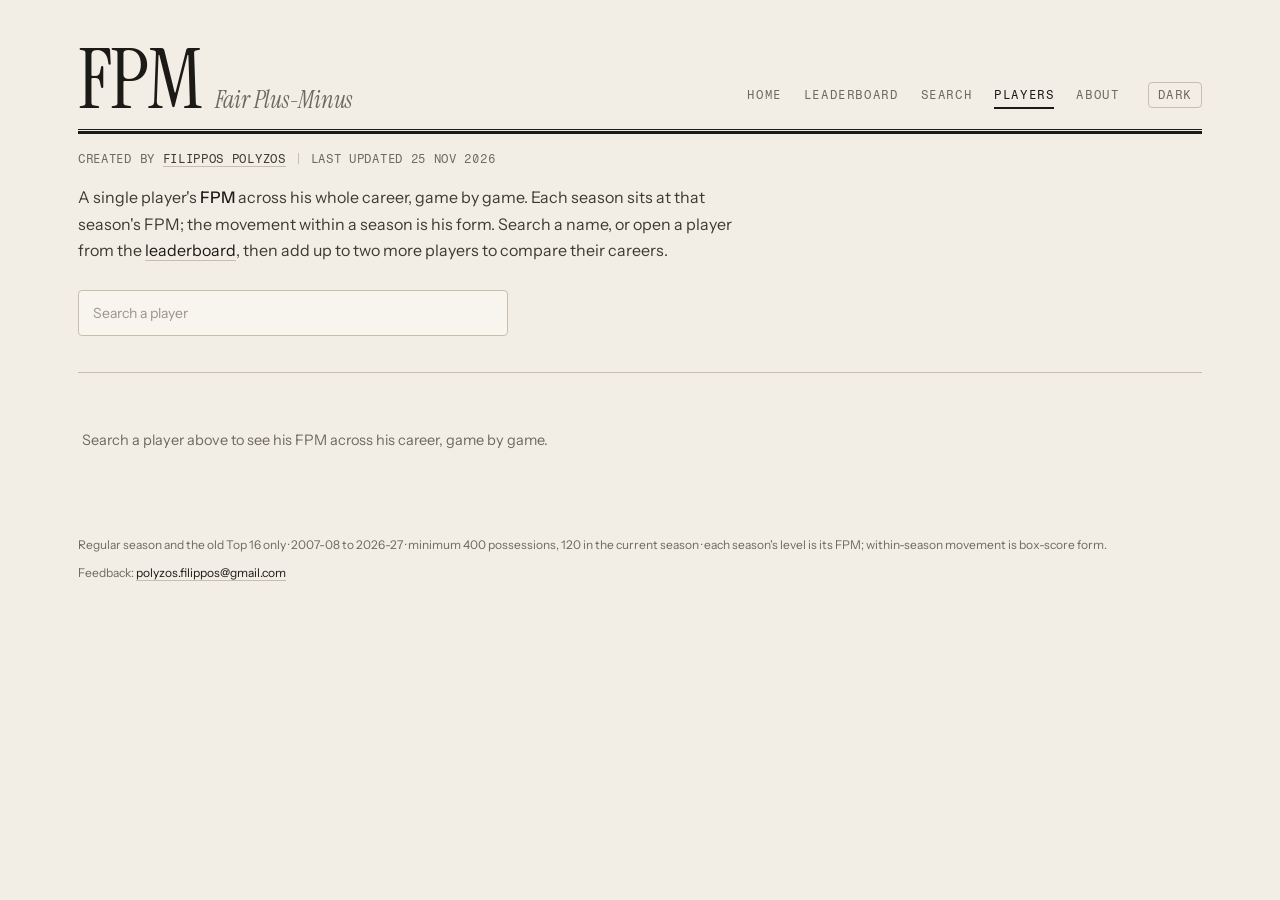
<file: docs/player/index.html>
<!doctype html>
<html lang="en">
<head>
<meta charset="utf-8">
<meta name="viewport" content="width=device-width, initial-scale=1, viewport-fit=cover">
<script>/* apply a remembered theme before the page paints */try{var t=localStorage.getItem("fpm-theme");if(t==="dark"||t==="light")document.documentElement.setAttribute("data-theme",t);}catch(e){}</script>
<title>FPM - Player</title>
<link rel="preconnect" href="https://fonts.gstatic.com" crossorigin>
<link rel="stylesheet" href="https://fonts.googleapis.com/css2?family=Fragment+Mono&family=Instrument+Sans:wght@400;500;600&family=Instrument+Serif:ital@0;1&display=swap">
<link rel="stylesheet" href="../assets/site.css">
<meta name="description" content="A EuroLeague player's FPM across his career, game by game: the trajectory of his impact, with every season's level set by his FPM.">
<style>
/* Page-specific styles. Tokens, masthead, nav, intro and footer live in ../assets/site.css. */

/* the picker: a themed combobox (the native dropdown can't take the site's colours, so it is
   rebuilt here with the same panel/rule/ink look as the leaderboard controls and the tooltip) */
.pick{position:relative;margin:26px 0 0;max-width:430px}
.pick input{width:100%;font:400 14px/1 var(--f-sans);color:var(--text);background:var(--panel);
  border:1px solid var(--rule);border-radius:var(--r);padding:13px 14px}
.pick input::placeholder{color:var(--faint)}
.pick input:focus{outline:1px solid var(--text);outline-offset:0}
.menu{position:absolute;z-index:40;left:0;right:0;top:calc(100% + 6px);margin:0;padding:5px;list-style:none;
  background:var(--panel);border:1px solid var(--line);border-radius:var(--r);box-shadow:0 10px 30px rgba(0,0,0,.16);
  max-height:330px;overflow:auto;display:none}
.menu.open{display:block}
.menu li{display:flex;align-items:baseline;justify-content:space-between;gap:12px;padding:9px 10px;border-radius:3px;cursor:pointer}
.menu li .nm{font:500 14px var(--f-sans);color:var(--text)}
.menu li .mt{font:400 11px var(--f-mono);letter-spacing:.04em;color:var(--muted);white-space:nowrap}
.menu li.on,.menu li:hover{background:var(--hover)}
.menu .none{padding:11px 10px;color:var(--muted);font-size:13px;cursor:default}

/* player head: name, the span of seasons, team run */
.phead{margin:34px 0 0}
.phead h2{font:400 clamp(30px,5vw,44px)/1 var(--f-serif);letter-spacing:-.02em;color:var(--text);margin:0}
.psub{margin:9px 0 0;font:400 12.5px var(--f-mono);letter-spacing:.04em;color:var(--muted);
  display:flex;flex-wrap:wrap;align-items:center;gap:0}
.psub span+span::before{content:"";display:inline-block;width:1px;height:11px;background:var(--rule);margin:0 11px;vertical-align:-1px}

/* career line of numbers */
.stat-row{display:flex;flex-wrap:wrap;margin:26px 0 0;border-top:1px solid var(--rule);border-bottom:1px solid var(--rule)}
.stat{flex:1 1 0;min-width:96px;padding:16px 16px 15px;border-left:1px solid var(--line-2)}
.stat:first-child{border-left:0;padding-left:0}
.stat .k{font:500 10px var(--f-mono);letter-spacing:.14em;text-transform:uppercase;color:var(--muted)}
.stat .v{margin-top:7px;font:400 24px/1 var(--f-mono);font-variant-numeric:tabular-nums;color:var(--text)}
.stat .v small{font-size:12.5px;color:var(--muted);margin-left:4px}
.stat .v .up{color:var(--pos-text)}.stat .v .dn{color:var(--neg-text)}

/* chart */
.chartwrap{position:relative;margin:30px 0 0}
.chart-h{display:flex;align-items:baseline;justify-content:space-between;gap:12px;margin:0 0 6px}
.chart-h h3{font:400 20px/1 var(--f-serif);color:var(--text);margin:0}
.chart-h .note{font:400 11.5px var(--f-mono);letter-spacing:.04em;color:var(--muted)}
#chart{width:100%;height:auto;display:block;touch-action:pan-y}
#chart text{font-family:var(--f-mono);fill:var(--muted)}
.axis{stroke:var(--rule)}
.grid{stroke:var(--line-2)}
.seasrule{stroke:var(--line-2)}
.zero{stroke:var(--muted);stroke-dasharray:2 3}
.fline{fill:none;stroke:var(--text);stroke-width:2.2;stroke-linejoin:round;stroke-linecap:round}
.gdot{stroke:none}
.cross{stroke:var(--muted);stroke-dasharray:2 3;opacity:0}
.hoverdot{fill:var(--text);opacity:0}
.tip{position:absolute;z-index:30;pointer-events:none;opacity:0;transform:translate(-50%,-100%);
  background:var(--panel);border:1px solid var(--line);border-radius:var(--r);padding:9px 11px;white-space:nowrap;
  font:400 12px/1.5 var(--f-sans);color:var(--sec);box-shadow:0 6px 20px rgba(0,0,0,.14)}
.tip b{color:var(--text);font-weight:600;font-family:var(--f-mono)}
.tip .up{color:var(--pos-text)}.tip .dn{color:var(--neg-text)}

/* compare bar: a legend of the plotted players + a box to add up to two more */
.cmp{display:flex;flex-wrap:wrap;align-items:center;gap:8px 16px;margin:2px 0 10px}
.cchip{display:inline-flex;align-items:center;gap:7px;font:500 12.5px var(--f-sans);color:var(--text)}
.cchip .sw{width:12px;height:3px;border-radius:2px;display:inline-block}
.cchip .cx-rm{margin-left:1px;font:500 14px/1 var(--f-mono);color:var(--muted);background:none;border:0;cursor:pointer;padding:0 2px}
.cchip .cx-rm:hover{color:var(--text)}
.cadd{position:relative;min-width:190px;flex:0 1 220px}
.cadd input{width:100%;font:400 13px/1 var(--f-sans);color:var(--text);background:var(--panel);border:1px solid var(--rule);border-radius:var(--r);padding:9px 11px}
.cadd input::placeholder{color:var(--faint)}
.cadd input:focus{outline:1px solid var(--text);outline-offset:0}
.cadd .menu{top:calc(100% + 5px)}

/* side-by-side comparison cards: a column per player on wide screens, stacked on a phone */
.cmp-wrap{margin-top:40px;padding-top:30px;border-top:1px solid var(--rule)}
.cmp-ttl{font:400 22px/1 var(--f-serif);color:var(--text);margin:0 0 16px}
.cmp-cards{display:flex;flex-wrap:wrap;gap:14px}
.pcard{flex:1 1 230px;min-width:210px;border:1px solid var(--line-2);border-radius:var(--r);padding:16px 16px 14px;background:var(--panel)}
.pcard-h{display:flex;align-items:center;gap:9px;font:500 16px var(--f-sans);color:var(--text)}
.pcard-h .sw{width:14px;height:3px;border-radius:2px;flex:none}
.pcard-sub{margin:7px 0 0;font:400 11px var(--f-mono);letter-spacing:.02em;color:var(--muted)}
.pcard-grid{display:grid;grid-template-columns:1fr 1fr;gap:14px 16px;margin-top:16px}
.pc{display:flex;flex-direction:column;gap:5px}
.pc .pk{font:500 9.5px var(--f-mono);letter-spacing:.12em;text-transform:uppercase;color:var(--muted)}
.pc .pv{font:400 21px/1 var(--f-mono);font-variant-numeric:tabular-nums;color:var(--text)}
.pc .pv .up{color:var(--pos-text)}.pc .pv .dn{color:var(--neg-text)}
.pc .pv small{display:block;margin-top:4px;font-size:10.5px;color:var(--muted)}

/* season table, same ledger treatment as the leaderboard */
.scroll{margin-top:34px}
table{width:100%;border-collapse:separate;border-spacing:0}
thead th{font:500 10.5px/1 var(--f-mono);letter-spacing:.14em;text-transform:uppercase;color:var(--muted);
  text-align:right;padding:14px 10px 11px;border-bottom:1px solid var(--line);white-space:nowrap}
thead th.l{text-align:left}
tbody td{font:400 14px var(--f-mono);font-variant-numeric:tabular-nums;text-align:right;padding:12px 10px;
  border-bottom:1px solid var(--line-2);white-space:nowrap;color:var(--sec)}
tbody td.l{text-align:left}
tbody tr:hover td{background:var(--hover)}
tbody tr.cur td{background:var(--raise)}
.s-seas{color:var(--text);font-weight:500;font-family:var(--f-sans)}
.s-team,.s-role{font-family:var(--f-sans);color:var(--muted)}
td.fpm{width:78px;padding:6px}
.fchip{border-radius:var(--r);padding:7px 0 6px;text-align:center}
.fpm .v{display:block;font:500 14px/1.1 var(--f-mono);color:var(--chip-text)}
/* compare grid: one FPM column per player, aligned by season */
.cgrid th.pcol{white-space:normal;vertical-align:bottom}
.cgrid th.pcol .sw{display:inline-block;width:12px;height:3px;border-radius:2px;margin-right:6px;vertical-align:middle}
.cgrid td.na{color:var(--muted);text-align:center;font-family:var(--f-mono)}
.up{color:var(--pos-text)}.dn{color:var(--neg-text)}
.empty{padding:56px 4px;color:var(--muted);font-size:14.5px;line-height:1.65;max-width:52ch}
.empty b{color:var(--text);font-weight:600}

@media(max-width:820px){.c-age,.c-gp,.c-min{display:none}}
@media(max-width:620px){
  .c-poss,.c-role{display:none}
  .stat{min-width:50%;flex-basis:50%;border-left:0;border-top:1px solid var(--line-2);padding-left:0}
  .stat:nth-child(1),.stat:nth-child(2){border-top:0}
}
</style>
</head>
<body data-top>
<div class="wrap">
  <header class="mast">
    <a class="brand" href="../">
      <div class="row"><h1>FPM</h1><span class="exp">Fair Plus-Minus</span></div>
      <div class="mark"></div>
    </a>
    <nav class="nav" aria-label="Site">
      <a href="../">Home</a>
      <a href="../leaderboard/">Leaderboard</a>
      <a href="../search/">Search</a>
      <a href="./" aria-current="page">Players</a>
      <a href="../about/">About</a>
      <button class="theme" id="theme" type="button" aria-label="Switch between light and dark"><span class="on-light">Dark</span><span class="on-dark">Light</span></button>
    </nav>
  </header>

  <div class="credit">
    <span>Created by <a href="https://x.com/filippos_pol" target="_blank" rel="noopener">Filippos Polyzos</a></span>
    <span id="updated"></span>
  </div>

  <p class="lede">A single player's <b>FPM</b> across his whole career, game by game. Each season sits at
    that season's FPM; the movement within a season is his form. Search a name, or open a player from the
    <a href="../leaderboard/">leaderboard</a>, then add up to two more players to compare their careers.</p>

  <div class="pick">
    <input id="q" type="text" placeholder="Search a player" autocomplete="off" spellcheck="false"
           role="combobox" aria-autocomplete="list" aria-expanded="false" aria-controls="menu" aria-label="Search a player">
    <ul class="menu" id="menu" role="listbox"></ul>
  </div>

  <div class="rule"></div>

  <div id="view"></div>
  <div class="empty" id="empty"></div>

  <footer>
    Regular season and the old Top&nbsp;16 only &middot; 2007-08 to 2026-27 &middot; minimum 400 possessions,
    120 in the current season &middot; each season's level is its FPM; within-season movement is box-score form.
    <div class="by">Feedback: <a href="mailto:polyzos.filippos@gmail.com">polyzos.filippos@gmail.com</a></div>
  </footer>
</div>

<script>
var META={},DATA={},TEAMS={},GAMES={},SEAS=[],SIDX={},SLAB={},ALL={},ORDER=[],SEARCH=[],CUR="";
var $=function(s){return document.getElementById(s)};

/* ---- shared helpers, matching the leaderboard ---- */
function sgn(v){v=+v;return (v>=0?'+':'')+v.toFixed(2);}
function sgn1(v){v=+v;return (v>=0?'+':'')+v.toFixed(1);}
function esc(s){return String(s).replace(/[&<>"]/g,function(c){return {'&':'&amp;','<':'&lt;','>':'&gt;','"':'&quot;'}[c];});}
var KEEP={II:1,III:1,IV:1,AJ:1,CJ:1,DJ:1,JJ:1,KC:1,OJ:1,PJ:1,RJ:1,TJ:1};
function nice(n){return n.split(' ').map(function(w){
  if(KEEP[w]||w.length===1)return w;
  w=w.toLowerCase().replace(/(^|[-'.´’])(\p{L})/gu,function(m,p,c){return p+c.toUpperCase();});
  return w.replace(/(^|-)Mc(\p{L})/gu,function(m,p,c){return p+'Mc'+c.toUpperCase();});}).join(' ');}
function od(v){v=+v;var c=v>0?'up':(v<0?'dn':'');return '<span class="'+c+'">'+sgn(v)+'</span>';}
var CSS=getComputedStyle(document.documentElement);
var POS=CSS.getPropertyValue('--pos').trim()||'17,138,112',NEG=CSS.getPropertyValue('--neg').trim()||'141,78,168';
function heatFill(v){var t=Math.max(-1,Math.min(1,v/6)),a=Math.abs(t);
  return 'rgba('+(t>=0?POS:NEG)+','+(0.22+0.5*a).toFixed(3)+')';}
function heatChip(v){var t=Math.max(-1,Math.min(1,v/6)),a=Math.abs(t);
  return 'background:rgba('+(t>=0?POS:NEG)+','+(0.18+0.66*a).toFixed(3)+')';}

/* a URL-safe key for a player: the EuroLeague code when present, else the raw name */
function keyOf(a){ return a.length>13&&a[13]? ('id:'+a[13]) : ('nm:'+a[0]); }

/* ---- build the per-player index across every season ---- */
function buildIndex(){
  SEAS=META.seasons||[]; CUR=META.current||(SEAS.length?SEAS[SEAS.length-1].code:"");
  SEAS.forEach(function(s,i){SIDX[s.code]=i;SLAB[s.code]=s.label;});
  ALL={};
  SEAS.forEach(function(s){
    (DATA[s.code]||[]).forEach(function(a){
      var k=keyOf(a);
      var p=ALL[k]||(ALL[k]={key:k,name:a[0],pid:(a.length>13?a[13]:''),rows:[]});
      if(a.length>13&&a[13])p.pid=a[13];
      p.name=a[0];   // seasons read oldest-first, so this ends on the most recent spelling
      p.rows.push({code:s.code,label:s.label,si:SIDX[s.code],
        team:a[1],tier:a[2],age:+a[3],gp:+a[4],min:+a[5],poss:+a[6],
        fpm:+a[7],o:+a[8],d:+a[9],se:+a[10],pct:+a[11],role:a[12]||''});
    });
  });
  Object.keys(ALL).forEach(function(k){ALL[k].rows.sort(function(x,y){return x.si-y.si;});});
  ORDER=Object.keys(ALL).sort(function(x,y){return nice(ALL[x].name).localeCompare(nice(ALL[y].name));});
  SEARCH=ORDER.map(function(k){var p=ALL[k],last=p.rows[p.rows.length-1];
    var nm=nice(p.name);
    return {key:k,nice:nm,low:nm.toLowerCase(),sub:p.rows.length+(p.rows.length>1?' seasons':' season')+' · '+last.team};});
}

/* resolve ?p= (id:... / nm:... / a bare name) to a player key */
function resolveParam(){
  var q=new URLSearchParams(location.search).get('p');
  if(!q)return null;
  if(ALL[q])return q;
  var m=q.match(/^(id|nm):([\s\S]*)$/i), kind=m?m[1].toLowerCase():'', val=(m?m[2]:q);
  for(var k in ALL){ var p=ALL[k];
    if(kind==='id'&&p.pid&&(p.pid===val||('P'+val)===p.pid||p.pid===('P'+val)))return k;
    if(kind!=='id'&&(p.name===val.toUpperCase()||nice(p.name).toLowerCase()===val.toLowerCase()))return k;
  }
  return null;
}

/* ---- smoothing helpers for the trajectory ---- */
function ewma(arr,beta){var o=[],num=0,den=0;for(var i=0;i<arr.length;i++){num=beta*num+arr[i];den=beta*den+1;o.push(num/den);}return o;}
function gsmooth(x,y,w,bw){var o=[],n=x.length;for(var i=0;i<n;i++){var sn=0,sd=0;for(var j=0;j<n;j++){var g=Math.exp(-0.5*Math.pow((x[j]-x[i])/bw,2))*w[j];sn+=g*y[j];sd+=g;}o.push(sd>0?sn/sd:y[i]);}return o;}
function quant(a,q){var s=a.slice().sort(function(m,n){return m-n;});var i=Math.max(0,Math.min(s.length-1,Math.floor(q*(s.length-1))));return s[i];}
function wmean(v,w,a,z){a=a||0;z=(z==null?v.length:z);var s=0,t=0;for(var i=a;i<z;i++){s+=v[i]*w[i];t+=w[i];}return t?s/t:0;}

/* DARKO-style: a per-game band (DOT_BETA), re-centred per season onto that season's FPM so the dot
   levels are right, then ONE continuous Gaussian smooth (LINE_BW, in games). The x-axis is the
   career game number, so several players overlay and compare directly, game for game. */
var DOT_BETA=0.92, LINE_BW=8;
var LINE_COLORS=['var(--text)','var(--pos-text)','var(--neg-text)'];

/* flatten a player's game series (from games.json) into one career sequence */
function flattenSeries(series){
  var g=[],v=[],m=[],seas=[],bounds=[],gi=0;
  (series.s||[]).forEach(function(blk){ var code=blk[0], games=blk[1];
    bounds.push({si:gi,code:code});
    games.forEach(function(pair){ gi++; g.push(gi); v.push(pair[0]); m.push(pair[1]); seas.push(code); });
  });
  return {g:g,v:v,m:m,seas:seas,bounds:bounds,n:gi};
}

/* per-player plotted series: calendar x (season index + position in season), per-season-anchored
   dots, and one continuous smooth line over calendar time */
function playerSeries(series){
  var s=flattenSeries(series); if(s.n<2) return null;
  var x=s.g.slice();                                  // career game number, 1..N
  var dots=ewma(s.v,DOT_BETA);
  // re-centre each season's EWMA dots onto its FPM (the minute-weighted mean of the anchored values),
  // so a short recent season isn't dragged up by the previous one's momentum
  var da=dots.slice();
  s.bounds.forEach(function(b,ix){ var a=b.si, z=(ix<s.bounds.length-1?s.bounds[ix+1].si:s.n);
    var off=wmean(s.v,s.m,a,z)-wmean(dots,s.m,a,z); for(var i=a;i<z;i++) da[i]=dots[i]+off; });
  var line=gsmooth(x,da,s.m,LINE_BW);
  return {s:s,x:x,da:da,line:line};
}

/* ---- the career trajectory chart (inline SVG), one or more players ---- */
function drawChart(players){
  var P=[];
  for(var pi=0;pi<players.length;pi++){ var ps=players[pi].series?playerSeries(players[pi].series):null;
    if(ps){ ps.name=players[pi].name; ps.key=players[pi].key; ps.color=LINE_COLORS[pi]||'var(--muted)'; P.push(ps); } }
  if(!P.length) return null;
  var solo=(P.length===1);
  var W=920,H=360,PADL=40,PADR=16,PADT=22,PADB=34;
  // x domain: career game number, 1..(longest career among the shown players)
  var xlo=1, xhi=2;
  P.forEach(function(p){ if(p.s.n>xhi)xhi=p.s.n; });
  // y domain: every line, plus the solo player's dots, always including 0
  var ys=[0]; P.forEach(function(p){ p.line.forEach(function(y){ys.push(y);}); });
  if(solo){ ys.push(quant(P[0].da,0.02),quant(P[0].da,0.98)); }
  var lo=Math.min.apply(null,ys), hi=Math.max.apply(null,ys);
  var pad=Math.max(0.6,(hi-lo)*0.08); lo-=pad; hi+=pad;
  var X=function(xx){ return PADL + (xx-xlo)/(xhi-xlo)*(W-PADL-PADR); };
  var Y=function(y){ return PADT + (hi-y)/(hi-lo)*(H-PADT-PADB); };
  var g='';
  yticks(lo,hi).forEach(function(t){ var y=Y(t).toFixed(1);
    g+='<line class="'+(t===0?'zero':'grid')+'" x1="'+PADL+'" x2="'+(W-PADR)+'" y1="'+y+'" y2="'+y+'"/>';
    g+='<text x="'+(PADL-8)+'" y="'+y+'" text-anchor="end" dominant-baseline="middle" font-size="11">'+(t>0?'+':'')+t+'</text>'; });
  g+='<text x="'+(PADL-8)+'" y="'+(Y(0)-10).toFixed(1)+'" text-anchor="end" font-size="9.5" fill="var(--faint)">avg</text>';
  // x-axis: game-number gridlines + labels (players line up by career game number, no seasons)
  var xstep = xhi<=40?10 : (xhi<=120?20 : (xhi<=260?40:60));
  for(var gx=xstep; gx<xhi; gx+=xstep){ var xg=X(gx).toFixed(1);
    g+='<line class="grid" x1="'+xg+'" x2="'+xg+'" y1="'+PADT+'" y2="'+(H-PADB)+'"/>';
    g+='<text x="'+xg+'" y="'+(H-PADB+16)+'" text-anchor="middle" font-size="10">'+gx+'</text>'; }
  g+='<text x="'+X(1).toFixed(1)+'" y="'+(H-PADB+16)+'" text-anchor="start" font-size="9.5" fill="var(--faint)">game</text>';
  g+='<line class="axis" x1="'+PADL+'" x2="'+(W-PADR)+'" y1="'+(H-PADB)+'" y2="'+(H-PADB)+'"/>';
  // solo view keeps the per-game dots; a comparison shows lines only
  if(solo){ var p0=P[0]; for(var i=0;i<p0.s.n;i++){ var dv=p0.da[i]; if(dv<lo||dv>hi) continue;
    g+='<circle class="gdot" cx="'+X(p0.x[i]).toFixed(1)+'" cy="'+Y(dv).toFixed(1)+'" r="2.6" fill="'+heatFill(p0.da[i])+'"/>'; } }
  // one continuous smooth line per player
  P.forEach(function(p){ var d=p.line.map(function(y,i){return (i?'L':'M')+X(p.x[i]).toFixed(1)+' '+Y(y).toFixed(1);}).join(' ');
    g+='<path class="fline" style="stroke:'+p.color+'" d="'+d+'"/>'; });
  // hover layer (reads the primary line)
  g+='<circle id="hd" class="hoverdot" r="4"/><line id="cx" class="cross" y1="'+PADT+'" y2="'+(H-PADB)+'"/>';
  g+='<rect id="hit" x="'+PADL+'" y="'+PADT+'" width="'+(W-PADL-PADR)+'" height="'+(H-PADT-PADB)+'" fill="transparent"/>';
  var svg='<svg id="chart" viewBox="0 0 '+W+' '+H+'" preserveAspectRatio="xMidYMid meet" role="img" aria-label="Career FPM trajectory">'+g+'</svg>';
  return {svg:svg, P:P, X:X, Y:Y, xlo:xlo, xhi:xhi, W:W, PADL:PADL, PADR:PADR};
}
function yticks(lo,hi){ var span=hi-lo,step=span>12?4:(span>6?2:1),out=[],st=Math.ceil(lo/step)*step;
  for(var t=st;t<=hi+1e-9;t+=step)out.push(Math.round(t)); if(out.indexOf(0)<0&&lo<0&&hi>0)out.push(0);
  return out.sort(function(a,b){return a-b;}); }

/* ---- render a player ---- */
function render(k){
  var p=ALL[k]; if(!p){showEmpty();return;}
  history.replaceState(null,'','?p='+encodeURIComponent(k));
  closeMenu(); $('q').value=nice(p.name); $('empty').textContent='';
  p.series=p.pid?GAMES[p.pid]:null;
  var rows=p.rows,n=rows.length,last=rows[n-1];
  var peak=rows.reduce(function(a,b){return b.fpm>a.fpm?b:a;},rows[0]);
  var bestO=rows.reduce(function(a,b){return b.o>a.o?b:a;},rows[0]);
  var bestD=rows.reduce(function(a,b){return b.d>a.d?b:a;},rows[0]);
  var teams=[];rows.forEach(function(r){if(teams[teams.length-1]!==r.team)teams.push(r.team);});

  COMPARE=COMPARE.filter(function(x){return x!==k && ALL[x];});
  var players=[{name:p.name,key:k,series:p.series}];
  COMPARE.forEach(function(ck){ var cp=ALL[ck]; players.push({name:cp.name,key:ck,series:(cp.pid?GAMES[cp.pid]:null)}); });
  var ch=p.series?drawChart(players):null;
  var note=players.length>1?'aligned by game number':'career, game by game';
  var chartHtml=ch?('<div class="chart-h"><h3>FPM by game</h3><span class="note">'+note+'</span></div>'+ch.svg+'<div class="tip" id="tip"></div>')
                 :'<div class="chart-h"><h3>FPM by game</h3></div><div class="status" style="color:var(--muted);padding:30px 0;font-size:13px">No game-by-game data for this player yet.</div>';

  var cmp=players.length>1;
  var phead=cmp
    ? '<div class="phead"><h2>Comparing players</h2></div>'
    : '<div class="phead">'
      +'  <h2>'+esc(nice(p.name))+'</h2>'
      +'  <div class="psub"><span>'+rows[0].label+' to '+last.label+'</span>'
      +'    <span>'+n+' season'+(n>1?'s':'')+'</span>'
      +'    <span>'+teams.map(esc).join(' · ')+'</span>'
      +'  </div>'
      +'</div>';

  // single-player summary row (hidden in compare mode: the per-player cards below carry it)
  var statRow='<div class="stat-row">'
    +'  <div class="stat"><div class="k">Latest</div><div class="v">'+val(last.fpm)+'<small>'+last.label+'</small></div></div>'
    +'  <div class="stat"><div class="k">Peak</div><div class="v">'+val(peak.fpm)+'<small>'+peak.label+'</small></div></div>'
    +'  <div class="stat"><div class="k">Best offense</div><div class="v">'+val(bestO.o)+'<small>'+bestO.label+'</small></div></div>'
    +'  <div class="stat"><div class="k">Best defense</div><div class="v">'+val(bestD.d)+'<small>'+bestD.label+'</small></div></div>'
    +'</div>';
  // single-player full season ledger
  var ledger='<div class="scroll"><table><thead><tr>'
    +'<th class="l">Season</th><th class="l">Team</th><th class="l c-role">Role</th>'
    +'<th class="c-age">Age</th><th class="c-gp">GP</th><th class="c-min">Min</th><th class="c-poss">Poss</th>'
    +'<th>FPM</th><th>O-FPM</th><th>D-FPM</th>'
    +'</tr></thead><tbody>';
  for(var i=0;i<n;i++){var r=rows[i];     // oldest season first
    ledger+='<tr'+(r.code===CUR?' class="cur"':'')+'>'
      +'<td class="l s-seas">'+r.label+'</td>'
      +'<td class="l s-team" title="'+esc(TEAMS[r.team]||r.team)+'">'+esc(r.team)+'</td>'
      +'<td class="l s-role c-role">'+esc(r.role)+'</td>'
      +'<td class="c-age">'+(r.age?Math.round(r.age):'')+'</td>'
      +'<td class="c-gp">'+r.gp+'</td>'
      +'<td class="c-min">'+r.min+'</td>'
      +'<td class="c-poss">'+r.poss+'</td>'
      +'<td class="fpm"><div class="fchip" style="'+heatChip(r.fpm)+'"><span class="v">'+sgn(r.fpm)+'</span></div></td>'
      +'<td>'+od(r.o)+'</td><td>'+od(r.d)+'</td></tr>';
  }
  ledger+='</tbody></table></div>';

  var h=''
    +phead
    +buildCmp(players)
    +(cmp?'':statRow)
    +'<div class="chartwrap">'+chartHtml+'</div>'
    +(cmp?alignedGrid([k].concat(COMPARE)):ledger)
    +buildCompare([k].concat(COMPARE));
  $('view').innerHTML=h;
  wireCompare(k);
  if(ch) wireHover(ch);
}
function val(v){v=+v;var c=v>0?'up':(v<0?'dn':'');return '<span class="'+c+'">'+sgn(v)+'</span>';}

/* compare mode: one row per season (union across the shown players), one FPM column per
   player, colour-matched to the chart lines; blank where a player wasn't in the league. */
function alignedGrid(keys){
  var order={},labelOf={};
  for(var i=0;i<SEAS.length;i++){ order[SEAS[i].code]=i; labelOf[SEAS[i].code]=SEAS[i].label; }
  var present={};
  var byKey=keys.map(function(k){ var m={},pl=ALL[k];
    if(pl&&pl.rows) for(var j=0;j<pl.rows.length;j++){ m[pl.rows[j].code]=pl.rows[j]; present[pl.rows[j].code]=1; }
    return m; });
  var codes=Object.keys(present).sort(function(a,b){return (order[a]||0)-(order[b]||0);});
  var h='<div class="scroll"><table class="cgrid"><thead><tr><th class="l">Season</th>';
  for(var i=0;i<keys.length;i++){ var col=LINE_COLORS[i]||'var(--muted)';
    h+='<th class="pcol"><span class="sw" style="background:'+col+'"></span>'+esc(nice(ALL[keys[i]].name))+'</th>'; }
  h+='</tr></thead><tbody>';
  for(var c=0;c<codes.length;c++){ var code=codes[c];
    h+='<tr'+(code===CUR?' class="cur"':'')+'><td class="l s-seas">'+(labelOf[code]||code)+'</td>';
    for(var m=0;m<byKey.length;m++){ var r=byKey[m][code];
      h+= r ? '<td class="fpm"><div class="fchip" style="'+heatChip(r.fpm)+'"><span class="v">'+sgn(r.fpm)+'</span></div></td>'
            : '<td class="na">—</td>'; }
    h+='</tr>'; }
  return h+'</tbody></table></div>';
}

/* ---- compare: legend chips + an "add player" box, up to two extra lines ---- */
var COMPARE=[];
function buildCmp(players){
  var chips=players.map(function(pl,i){
    var rm=(i>0)?'<button class="cx-rm" type="button" title="Remove" data-k="'+encodeURIComponent(pl.key)+'">&times;</button>':'';
    return '<span class="cchip"><span class="sw" style="background:'+(LINE_COLORS[i]||'var(--muted)')+'"></span>'+esc(nice(pl.name))+rm+'</span>';
  }).join('');
  var add=(COMPARE.length<2)?'<span class="cadd"><input id="q2" type="text" placeholder="+ add player to compare" autocomplete="off" spellcheck="false" aria-label="Add a player to compare"><ul class="menu" id="menu2" role="listbox"></ul></span>':'';
  return '<div class="cmp">'+chips+add+'</div>';
}

/* ---- side-by-side comparison: one card per player, laid out in columns on wide, stacked on phone ---- */
function summarize(key){
  var pl=ALL[key]; if(!pl||!pl.rows||!pl.rows.length) return null;
  var rows=pl.rows,n=rows.length,last=rows[n-1];
  var peak=rows.reduce(function(a,b){return b.fpm>a.fpm?b:a;},rows[0]);
  var bestO=rows.reduce(function(a,b){return b.o>a.o?b:a;},rows[0]);
  var bestD=rows.reduce(function(a,b){return b.d>a.d?b:a;},rows[0]);
  var teams=[];rows.forEach(function(r){if(teams[teams.length-1]!==r.team)teams.push(r.team);});
  return {name:pl.name,n:n,span:rows[0].label+' to '+last.label,teams:teams,last:last,peak:peak,bestO:bestO,bestD:bestD};
}
function statCell(lab,v,sub){
  return '<div class="pc"><span class="pk">'+lab+'</span><span class="pv">'+val(v)+(sub?'<small>'+sub+'</small>':'')+'</span></div>';
}
function buildCompare(keys){
  if(!keys||keys.length<2) return '';
  var cards=keys.map(function(k,i){
    var su=summarize(k); if(!su) return '';
    var col=LINE_COLORS[i]||'var(--muted)';
    return '<div class="pcard">'
      +'<div class="pcard-h"><span class="sw" style="background:'+col+'"></span>'+esc(nice(su.name))+'</div>'
      +'<div class="pcard-sub">'+su.span+' · '+su.n+' season'+(su.n>1?'s':'')+' · '+su.teams.map(esc).join(' · ')+'</div>'
      +'<div class="pcard-grid">'
      +statCell('Latest',su.last.fpm,su.last.label)
      +statCell('Peak',su.peak.fpm,su.peak.label)
      +statCell('Best offense',su.bestO.o,su.bestO.label)
      +statCell('Best defense',su.bestD.d,su.bestD.label)
      +'</div></div>';
  }).join('');
  return '<div class="cmp-wrap"><h3 class="cmp-ttl">Side by side</h3><div class="cmp-cards">'+cards+'</div></div>';
}
function wireCompare(primaryKey){
  var rms=document.querySelectorAll('.cx-rm');
  for(var r=0;r<rms.length;r++){ rms[r].addEventListener('click',function(){
    var kk=decodeURIComponent(this.getAttribute('data-k'));
    COMPARE=COMPARE.filter(function(x){return x!==kk;}); render(primaryKey); }); }
  var q2=$('q2'); if(!q2) return;
  var M={items:[],active:-1,open:false};
  function avail(list){ return list.filter(function(it){return it.key!==primaryKey && COMPARE.indexOf(it.key)<0;}); }
  function open2(list){ var el=$('menu2'); M.items=list; M.active=list.length?0:-1;
    el.innerHTML=list.length?list.map(function(it,i){return '<li role="option" data-k="'+encodeURIComponent(it.key)+'" class="'+(i===0?'on':'')+'"><span class="nm">'+esc(it.nice)+'</span><span class="mt">'+esc(it.sub)+'</span></li>';}).join(''):'<li class="none">No player by that name</li>';
    el.classList.add('open'); M.open=true; }
  function close2(){ var el=$('menu2'); if(el){el.classList.remove('open');el.innerHTML='';} M.open=false; M.active=-1; }
  function paint2(){ var lis=$('menu2').querySelectorAll('li[data-k]'); for(var i=0;i<lis.length;i++){lis[i].classList.toggle('on',i===M.active);} var a=lis[M.active]; if(a)a.scrollIntoView({block:'nearest'}); }
  function add(kk){ if(kk!==primaryKey && COMPARE.indexOf(kk)<0 && COMPARE.length<2){ COMPARE.push(kk); render(primaryKey); } }
  q2.addEventListener('input',function(){ var v=this.value; if(v.trim())open2(avail(filterList(v))); else close2(); });
  q2.addEventListener('focus',function(){ if(this.value.trim())open2(avail(filterList(this.value))); });
  q2.addEventListener('keydown',function(e){
    if(!M.open){ if(e.key==='ArrowDown'&&this.value.trim()){open2(avail(filterList(this.value)));e.preventDefault();} return; }
    if(e.key==='ArrowDown'){M.active=Math.min(M.active+1,M.items.length-1);paint2();e.preventDefault();}
    else if(e.key==='ArrowUp'){M.active=Math.max(M.active-1,0);paint2();e.preventDefault();}
    else if(e.key==='Enter'){ if(M.items[M.active]){add(M.items[M.active].key);e.preventDefault();} }
    else if(e.key==='Escape'){close2();} });
  $('menu2').addEventListener('mousedown',function(e){ var li=e.target.closest('li[data-k]'); if(li){e.preventDefault();add(decodeURIComponent(li.getAttribute('data-k')));} });
  document.addEventListener('click',function(e){ if(!e.target.closest('.cadd'))close2(); });
}

/* hover readout on the trajectory */
function wireHover(ch){
  var svg=$('chart'),tip=$('tip'),cx=$('cx'),hd=$('hd'),hit=$('hit');
  var p0=ch.P[0]; var box,vb,sx,sy;
  function geom(){ box=svg.getBoundingClientRect(); vb=svg.viewBox.baseVal; sx=box.width/vb.width; sy=box.height/vb.height; }
  function nearest(p,xval){ var best=0,bd=1e9; for(var i=0;i<p.x.length;i++){var dd=Math.abs(p.x[i]-xval);if(dd<bd){bd=dd;best=i;}} return best; }
  function at(clientX){ geom();
    var vx=(clientX-box.left)/sx;
    var xval=ch.xlo+(vx-ch.PADL)/(ch.W-ch.PADL-ch.PADR)*(ch.xhi-ch.xlo);
    var i0=nearest(p0,xval); var px=ch.X(p0.x[i0]),py=ch.Y(p0.line[i0]);
    cx.setAttribute('x1',px);cx.setAttribute('x2',px);cx.style.opacity=1;
    hd.setAttribute('cx',px);hd.setAttribute('cy',py);hd.style.opacity=1;
    tip.style.opacity=1; tip.style.left=(px*sx)+'px'; tip.style.top=(py*sy-12)+'px';
    var lab='game '+Math.round(p0.x[i0]);
    var lines=ch.P.map(function(p){ var ii=nearest(p,xval);
      return '<span style="color:'+p.color+'">■</span> '+esc(nice(p.name))+' <b>'+sgn1(p.line[ii])+'</b>'; }).join('<br>');
    tip.innerHTML='<b>'+lab+'</b><br>'+lines;
  }
  function hide(){ tip.style.opacity=0; cx.style.opacity=0; hd.style.opacity=0; }
  hit.addEventListener('mousemove',function(e){at(e.clientX);});
  hit.addEventListener('mouseleave',hide);
  svg.addEventListener('touchstart',function(e){if(e.touches[0])at(e.touches[0].clientX);},{passive:true});
  svg.addEventListener('touchmove',function(e){if(e.touches[0])at(e.touches[0].clientX);},{passive:true});
}

function showEmpty(msg){
  $('view').innerHTML=''; $('empty').innerHTML=msg||'Search a player above to see his FPM across his career, game by game.';
}

/* ---- the themed combobox ---- */
var MENU={items:[],active:-1,open:false};
function filterList(q){ q=q.trim().toLowerCase(); if(!q)return [];
  var starts=[],contains=[];
  for(var i=0;i<SEARCH.length;i++){ var s=SEARCH[i], ix=s.low.indexOf(q);
    if(ix===0)starts.push(s); else if(ix>0)contains.push(s);
    if(starts.length>=40)break; }
  return starts.concat(contains).slice(0,12);
}
function openMenu(list){ var el=$('menu'); MENU.items=list; MENU.active=list.length?0:-1;
  if(!list.length){ el.innerHTML='<li class="none">No player by that name</li>'; }
  else el.innerHTML=list.map(function(it,i){
    return '<li role="option" data-k="'+encodeURIComponent(it.key)+'" class="'+(i===0?'on':'')+'">'
      +'<span class="nm">'+esc(it.nice)+'</span><span class="mt">'+esc(it.sub)+'</span></li>'; }).join('');
  el.classList.add('open'); $('q').setAttribute('aria-expanded','true'); MENU.open=true;
}
function closeMenu(){ var el=$('menu'); if(el){el.classList.remove('open');el.innerHTML='';}
  var q=$('q'); if(q)q.setAttribute('aria-expanded','false'); MENU.open=false; MENU.active=-1; }
function paintActive(){ var lis=$('menu').querySelectorAll('li[data-k]');
  for(var i=0;i<lis.length;i++)lis[i].classList.toggle('on',i===MENU.active);
  var a=lis[MENU.active]; if(a)a.scrollIntoView({block:'nearest'}); }
function pick(key){ render(key); }

var qel=$('q');
qel.addEventListener('input',function(){ var v=this.value; if(v.trim())openMenu(filterList(v)); else closeMenu(); });
qel.addEventListener('focus',function(){ if(this.value.trim())openMenu(filterList(this.value)); });
qel.addEventListener('keydown',function(e){
  if(!MENU.open){ if(e.key==='ArrowDown'&&this.value.trim()){openMenu(filterList(this.value));e.preventDefault();} return; }
  if(e.key==='ArrowDown'){MENU.active=Math.min(MENU.active+1,MENU.items.length-1);paintActive();e.preventDefault();}
  else if(e.key==='ArrowUp'){MENU.active=Math.max(MENU.active-1,0);paintActive();e.preventDefault();}
  else if(e.key==='Enter'){ if(MENU.items[MENU.active]){pick(MENU.items[MENU.active].key);e.preventDefault();} }
  else if(e.key==='Escape'){closeMenu();}
});
$('menu').addEventListener('mousedown',function(e){ var li=e.target.closest('li[data-k]');
  if(li){ e.preventDefault(); pick(decodeURIComponent(li.getAttribute('data-k'))); } });
document.addEventListener('click',function(e){ if(!e.target.closest('.pick'))closeMenu(); });

/* ---- load ---- */
function grab(name){
  return fetch(name).then(function(r){if(!r.ok)throw 0;return r.json();})
    .catch(function(){return fetch('https://raw.githubusercontent.com/filippospol/FPM/main/docs/leaderboard/'+name,{cache:'no-store'}).then(function(r){return r.json();});});
}
Promise.all([
  grab('../leaderboard/fpm.json'),
  grab('../leaderboard/teams.json'),
  grab('../leaderboard/games.json').catch(function(){return {players:{}};})
]).then(function(res){
  META=res[0]||{};DATA=META.data||{};TEAMS=res[1]||{};GAMES=(res[2]&&res[2].players)||{};
  buildIndex();
  var k=resolveParam();
  if(k)render(k); else showEmpty();     // no default player: start empty, let the user pick
}).catch(function(){showEmpty('<b>Could not load the data.</b> Please try again in a moment.');});
</script>
<script src="../assets/site.js" data-json="../leaderboard/fpm.json"></script>
</body>
</html>
</file>
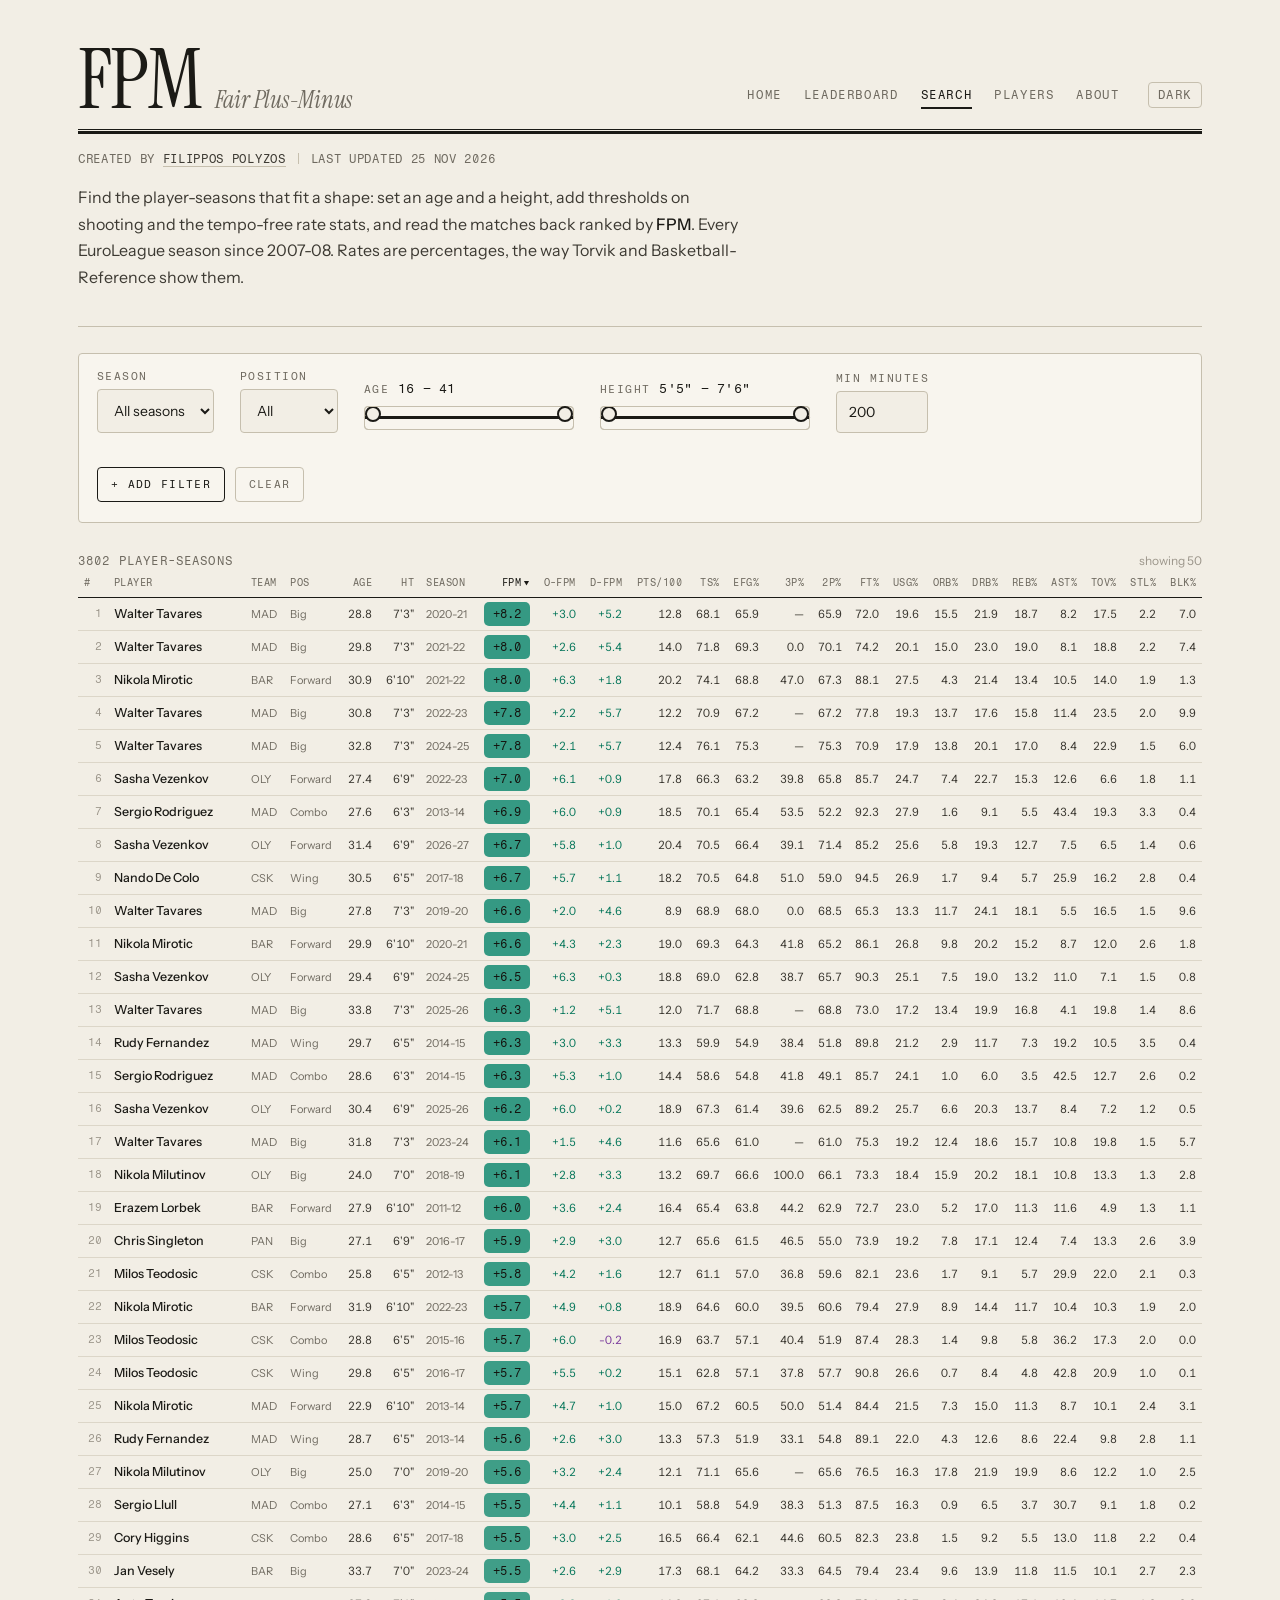
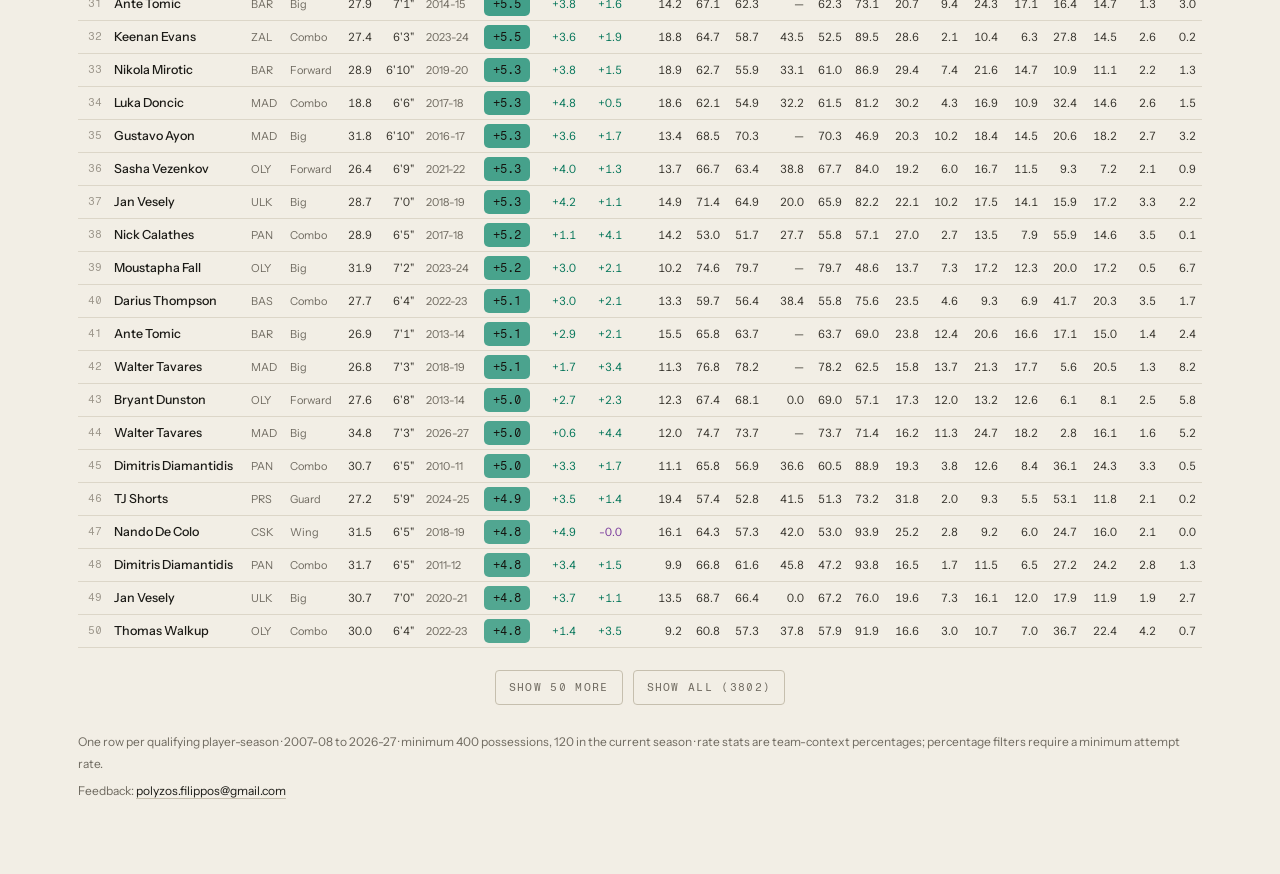
<file: docs/search/index.html>
<!doctype html>
<html lang="en">
<head>
<meta charset="utf-8">
<meta name="viewport" content="width=device-width, initial-scale=1, viewport-fit=cover">
<script>/* apply a remembered theme before the page paints */try{var t=localStorage.getItem("fpm-theme");if(t==="dark"||t==="light")document.documentElement.setAttribute("data-theme",t);}catch(e){}</script>
<title>FPM - Search</title>
<link rel="preconnect" href="https://fonts.gstatic.com" crossorigin>
<link rel="stylesheet" href="https://fonts.googleapis.com/css2?family=Fragment+Mono&family=Instrument+Sans:wght@400;500;600&family=Instrument+Serif:ital@0;1&display=swap">
<link rel="stylesheet" href="../assets/site.css">
<meta name="description" content="Search EuroLeague player-seasons by age, size, shooting and tempo-free rate stats, ranked by FPM. Every season since 2007-08.">
<style>
/* Page-specific styles. Tokens, masthead, nav, intro and footer live in ../assets/site.css. */

/* filter bar */
.filters{margin:26px 0 0;border:1px solid var(--rule);border-radius:var(--r);background:var(--panel);padding:18px 18px 20px}
.frow{display:flex;flex-wrap:wrap;gap:18px 26px;align-items:flex-end}
.fld{display:flex;flex-direction:column;gap:7px}
.fld>label{font:500 10.5px/1 var(--f-mono);letter-spacing:.14em;text-transform:uppercase;color:var(--muted)}
select,input{font:400 14px/1 var(--f-sans);color:var(--text);background:var(--bg);
  border:1px solid var(--rule);border-radius:var(--r);padding:11px 12px}
select:focus,input:focus{outline:1px solid var(--text);outline-offset:0}
input[type=number]{width:92px}
.mins{width:84px}

/* dual-range slider */
.dual{position:relative;width:210px;height:30px}
.dual .track{position:absolute;left:2px;right:2px;top:13px;height:3px;background:var(--line-2);border-radius:2px}
.dual .fill{position:absolute;top:13px;height:3px;background:var(--text);border-radius:2px}
.dual input[type=range]{position:absolute;left:0;right:0;top:3px;width:100%;height:24px;margin:0;padding:0;background:none;pointer-events:none;-webkit-appearance:none;appearance:none}
.dual input[type=range]::-webkit-slider-thumb{-webkit-appearance:none;appearance:none;pointer-events:auto;width:16px;height:16px;border-radius:50%;background:var(--bg);border:2px solid var(--text);cursor:pointer;margin-top:0}
.dual input[type=range]::-moz-range-thumb{pointer-events:auto;width:14px;height:14px;border-radius:50%;background:var(--bg);border:2px solid var(--text);cursor:pointer}
.dual input[type=range]::-webkit-slider-runnable-track{background:none;height:24px}
.dual input[type=range]::-moz-range-track{background:none}
.dval{font:500 13px var(--f-mono);color:var(--text);letter-spacing:.02em}

/* condition rows */
.conds{margin:18px 0 0;display:flex;flex-direction:column;gap:10px}
.cond{display:flex;flex-wrap:wrap;gap:8px;align-items:center}
.cond .x{font:500 13px var(--f-mono);color:var(--muted);background:none;border:1px solid var(--rule);border-radius:var(--r);
  width:34px;height:40px;cursor:pointer;line-height:1}
.cond .x:hover{color:var(--text);border-color:var(--text)}
.cond .unit{font:400 12.5px var(--f-mono);color:var(--faint)}
.actions{margin:16px 0 0;display:flex;flex-wrap:wrap;gap:10px;align-items:center}
.btn{font:500 11px/1 var(--f-mono);letter-spacing:.12em;text-transform:uppercase;color:var(--text);background:none;
  border:1px solid var(--line);border-radius:var(--r);padding:11px 13px;cursor:pointer}
.btn:hover{background:var(--text);color:var(--bg)}
.btn.ghost{border-color:var(--rule);color:var(--muted)}
.btn.ghost:hover{background:none;color:var(--text);border-color:var(--text)}

/* result meta */
.meta{display:flex;align-items:baseline;justify-content:space-between;gap:12px;margin:30px 0 2px}
.meta .count{font:500 11.5px var(--f-mono);letter-spacing:.1em;text-transform:uppercase;color:var(--muted)}
.meta .note{font:400 12px var(--f-sans);color:var(--faint)}

/* table, set straight on the page like the leaderboard */
.scroll{overflow-x:auto;-webkit-overflow-scrolling:touch}
table{width:100%;border-collapse:collapse;margin:8px 0 0;font-variant-numeric:tabular-nums}
thead th{position:sticky;top:0;z-index:20;background:var(--bg);text-align:right;white-space:nowrap;cursor:pointer;
  font:500 9.5px/1 var(--f-mono);letter-spacing:.05em;text-transform:uppercase;color:var(--muted);
  padding:0 6px 9px;border-bottom:1px solid var(--line)}
thead th.l{text-align:left}
thead th:hover{color:var(--text)}
thead th.on{color:var(--text)}
thead th .ar{margin-left:3px;font-size:8px}
tbody td{text-align:right;white-space:nowrap;padding:8px 6px;border-bottom:1px solid var(--line-2);font-size:11.5px;color:var(--sec)}
tbody td.l{text-align:left}
tbody td.rank{font:400 10.5px var(--f-mono);color:var(--faint);width:30px;padding-left:2px}
tbody td.player{font:500 12.5px var(--f-sans);color:var(--text)}
tbody td.player a{color:var(--text);text-decoration:none}
tbody td.player a:hover{border-bottom:1px solid var(--rule)}
tbody td.team,tbody td.pos,tbody td.seas{font:400 11px var(--f-sans);color:var(--muted)}
tbody td .up{color:var(--pos-text)} tbody td .dn{color:var(--neg-text)}
tbody td.adapt{color:var(--text);font-weight:500}                 /* columns being filtered on */
td.fpm{width:56px;padding:4px 6px}
.fchip{display:inline-block;min-width:46px;text-align:center;border-radius:5px;padding:5px 6px}
.fchip .v{font:500 11.5px/1 var(--f-mono);color:var(--chip-text)}
/* offense/defense fold-under, shown only on narrow screens */
.od-sub{display:none;margin-top:4px;font:400 11.5px/1 var(--f-mono);color:var(--muted);letter-spacing:.02em}
.od-sub .lbl{color:var(--faint)} .od-sub .sep{color:var(--faint);margin:0 7px}
.empty{display:none;padding:40px 4px;color:var(--muted);font-size:13px}
.more{display:flex;flex-wrap:wrap;justify-content:center;gap:10px;margin:22px 0 0}

@media(max-width:720px){
  .filters{padding:16px 14px 18px}
  .dual{width:170px}
  .c-foldable{display:none}            /* age/ht/season drop into the name cell on phones */
  .od-sub{display:block}
}
</style>
</head>
<body data-top>
<div class="wrap">
  <header class="mast">
    <a class="brand" href="../">
      <div class="row"><h1>FPM</h1><span class="exp">Fair Plus-Minus</span></div>
      <div class="mark"></div>
    </a>
    <nav class="nav" aria-label="Site">
      <a href="../">Home</a>
      <a href="../leaderboard/">Leaderboard</a>
      <a href="./" aria-current="page">Search</a>
      <a href="../player/">Players</a>
      <a href="../about/">About</a>
      <button class="theme" id="theme" type="button" aria-label="Switch between light and dark"><span class="on-light">Dark</span><span class="on-dark">Light</span></button>
    </nav>
  </header>

  <div class="credit">
    <span>Created by <a href="https://x.com/filippos_pol" target="_blank" rel="noopener">Filippos Polyzos</a></span>
    <span id="updated"></span>
  </div>

  <p class="lede">Find the player-seasons that fit a shape: set an age and a height, add thresholds on
    shooting and the tempo-free rate stats, and read the matches back ranked by <b>FPM</b>. Every
    EuroLeague season since 2007-08. Rates are percentages, the way Torvik and Basketball-Reference show them.</p>
  <div class="rule"></div>

  <div class="filters">
    <div class="frow">
      <div class="fld"><label>Season</label><select id="season"></select></div>
      <div class="fld"><label>Position</label>
        <select id="pos"><option value="all">All</option><option>Guard</option><option>Wing</option><option>Forward</option><option>Big</option></select></div>
      <div class="fld"><label>Age <span class="dval" id="ageLab"></span></label>
        <div class="dual" id="ageDual"><div class="track"></div><div class="fill"></div><input type="range" class="lo"><input type="range" class="hi"></div></div>
      <div class="fld"><label>Height <span class="dval" id="htLab"></span></label>
        <div class="dual" id="htDual"><div class="track"></div><div class="fill"></div><input type="range" class="lo"><input type="range" class="hi"></div></div>
      <div class="fld"><label>Min minutes</label><input type="number" class="mins" id="minMin" min="0" step="10" value="200"></div>
    </div>

    <div class="conds" id="conds"></div>

    <div class="actions">
      <button class="btn" id="add" type="button">+ Add filter</button>
      <button class="btn ghost" id="clear" type="button">Clear</button>
    </div>
  </div>

  <div class="meta"><span class="count" id="count"></span><span class="note" id="note"></span></div>
  <div class="scroll">
    <table id="tbl"><thead><tr id="head"></tr></thead><tbody id="body"></tbody></table>
    <div class="empty" id="empty">Loading the search data&hellip;</div>
  </div>
  <div class="more" id="more"></div>

  <footer>
    One row per qualifying player-season &middot; 2007-08 to 2026-27 &middot; minimum 400 possessions, 120 in
    the current season &middot; rate stats are team-context percentages; percentage filters require a minimum
    attempt rate.
    <div class="by">Feedback: <a href="mailto:polyzos.filippos@gmail.com">polyzos.filippos@gmail.com</a></div>
  </footer>
</div>

<script>
var $=function(s){return document.getElementById(s)};
var META={},ROWS=[],CI={},SEAS={},SEASLIST=[];
var DEFAULT_LIMIT=50;
var state={season:"all",pos:"all",minMin:200,ageLo:0,ageHi:0,htLo:0,htHi:0,conds:[],sortKey:"fpm",sortDir:-1,limit:DEFAULT_LIMIT};
var AGE_B=[16,45], HT_B=[175,225];

/* stat registry: key -> {label, group, kind, dp, gate}. gate = attempts column for % filters. */
var STAT=[
  {k:"ts",label:"TS%",g:"Efficiency",kind:"pct",dp:1,gate:null},
  {k:"efg",label:"eFG%",g:"Efficiency",kind:"pct",dp:1,gate:null},
  {k:"p3",label:"3P%",g:"Efficiency",kind:"pct",dp:1,gate:"fg3a"},
  {k:"p2",label:"2P%",g:"Efficiency",kind:"pct",dp:1,gate:"fg2a"},
  {k:"ft",label:"FT%",g:"Efficiency",kind:"pct",dp:1,gate:"fta"},
  {k:"usg",label:"USG%",g:"Rate",kind:"pct",dp:1,gate:null},
  {k:"orb",label:"ORB%",g:"Rate",kind:"pct",dp:1,gate:null},
  {k:"drb",label:"DRB%",g:"Rate",kind:"pct",dp:1,gate:null},
  {k:"reb",label:"REB%",g:"Rate",kind:"pct",dp:1,gate:null},
  {k:"ast",label:"AST%",g:"Rate",kind:"pct",dp:1,gate:null},
  {k:"tov",label:"TOV%",g:"Rate",kind:"pct",dp:1,gate:null},
  {k:"stl",label:"STL%",g:"Rate",kind:"pct",dp:1,gate:null},
  {k:"blk",label:"BLK%",g:"Rate",kind:"pct",dp:1,gate:null},
  {k:"fpm",label:"FPM",g:"Impact",kind:"num",dp:1,gate:null},
  {k:"o",label:"O-FPM",g:"Impact",kind:"num",dp:1,gate:null},
  {k:"d",label:"D-FPM",g:"Impact",kind:"num",dp:1,gate:null},
  {k:"pts100",label:"PTS/100",g:"Scoring",kind:"num",dp:1,gate:null},
  {k:"min",label:"Min",g:"Playing time",kind:"num",dp:0,gate:null},
  {k:"poss",label:"Poss",g:"Playing time",kind:"num",dp:0,gate:null},
  {k:"gp",label:"GP",g:"Playing time",kind:"num",dp:0,gate:null}
];
var SMAP={}; STAT.forEach(function(s){SMAP[s.k]=s;});
var GATE_PER100={fg3a:1.5, fg2a:3.0, fta:1.5};   /* minimum attempts per 100 poss for a % filter to count */

function val(r,k){ var i=CI[k]; return i==null?null:r[i]; }
/* name casing: identical to the leaderboard's nice(), so the two pages match exactly */
var KEEP={II:1,III:1,IV:1,AJ:1,CJ:1,DJ:1,JJ:1,KC:1,OJ:1,PJ:1,RJ:1,TJ:1};
function nice(n){return String(n).split(' ').map(function(w){
  if(KEEP[w]||w.length===1)return w;
  w=w.toLowerCase().replace(/(^|[-'.´’])(\p{L})/gu,function(m,p,c){return p+c.toUpperCase();});
  return w.replace(/(^|-)Mc(\p{L})/gu,function(m,p,c){return p+'Mc'+c.toUpperCase();});}).join(' ');}
function ftin(cm){ if(cm==null) return "—"; var inch=cm/2.54, ft=Math.floor(inch/12), I=Math.round(inch-ft*12); if(I===12){ft++;I=0;} return ft+"'"+I+'"'; }
function sgn(v,dp){ return (v>=0?"+":"")+v.toFixed(dp); }
function fmt(k,v){ if(v==null||!isFinite(v)) return "—"; var s=SMAP[k];
  if(k==="fpm"||k==="o"||k==="d") return sgn(v,1);
  return v.toFixed(s?s.dp:1); }

/* ---------- dual-range slider ---------- */
function makeDual(id,bnd,fmtLab,onDone){
  var el=$(id),lo=el.querySelector(".lo"),hi=el.querySelector(".hi"),fill=el.querySelector(".fill");
  var lab=$(id==="ageDual"?"ageLab":"htLab"), gap=1;
  [lo,hi].forEach(function(r){r.min=bnd[0];r.max=bnd[1];r.step=1;});
  lo.value=bnd[0];hi.value=bnd[1];
  function paint(){ var a=+lo.value,b=+hi.value;
    var p0=(a-bnd[0])/(bnd[1]-bnd[0])*100, p1=(b-bnd[0])/(bnd[1]-bnd[0])*100;
    fill.style.left=p0+"%";fill.style.width=(p1-p0)+"%"; lab.textContent=fmtLab(a,b); }
  function clamp(which){ var a=+lo.value,b=+hi.value;
    if(which==="lo"&&a>b-gap) lo.value=Math.max(bnd[0],b-gap);
    if(which==="hi"&&b<a+gap) hi.value=Math.min(bnd[1],a+gap); paint(); }
  lo.addEventListener("input",function(){clamp("lo");}); hi.addEventListener("input",function(){clamp("hi");});
  lo.addEventListener("change",onDone); hi.addEventListener("change",onDone);
  el._get=function(){return [+lo.value,+hi.value];};
  el._set=function(a,b){lo.value=a;hi.value=b;paint();};
  paint();
}

/* ---------- condition rows ---------- */
function statOptions(sel){
  var groups={},order=[];
  STAT.forEach(function(s){ if(!groups[s.g]){groups[s.g]=[];order.push(s.g);} groups[s.g].push(s); });
  var h="";
  order.forEach(function(g){ h+='<optgroup label="'+g+'">';
    groups[g].forEach(function(s){ h+='<option value="'+s.k+'"'+(s.k===sel?' selected':'')+'>'+s.label+'</option>'; });
    h+='</optgroup>'; });
  return h;
}
function renderConds(){
  var box=$("conds"); box.innerHTML="";
  state.conds.forEach(function(c,idx){
    var row=document.createElement("div"); row.className="cond";
    row.innerHTML='<select class="cstat">'+statOptions(c.stat)+'</select>'
      +'<select class="cop"><option value="ge"'+(c.op==="ge"?" selected":"")+'>&ge;</option><option value="le"'+(c.op==="le"?" selected":"")+'>&le;</option></select>'
      +'<input type="number" class="cval" step="0.1" value="'+(c.val==null?"":c.val)+'" placeholder="value">'
      +'<span class="unit">'+(SMAP[c.stat].kind==="pct"?"%":"")+'</span>'
      +'<button class="x" type="button" title="Remove">&times;</button>';
    row.querySelector(".cstat").addEventListener("change",function(){c.stat=this.value;renderConds();apply();});
    row.querySelector(".cop").addEventListener("change",function(){c.op=this.value;apply();});
    row.querySelector(".cval").addEventListener("input",function(){c.val=this.value===""?null:parseFloat(this.value);apply();});
    row.querySelector(".x").addEventListener("click",function(){state.conds.splice(idx,1);renderConds();apply();});
    box.appendChild(row);
  });
}

/* ---------- filtering ---------- */
function passes(r){
  if(state.season!=="all" && val(r,"season")!==state.season) return false;
  if(state.pos!=="all" && val(r,"pos")!==state.pos) return false;
  var mn=val(r,"min"); if(mn!=null && mn<state.minMin) return false;
  var ag=val(r,"age");
  if(state.ageLo>AGE_B[0] || state.ageHi<AGE_B[1]){ if(ag==null||ag<state.ageLo||ag>state.ageHi) return false; }
  var ht=val(r,"ht");
  if(state.htLo>HT_B[0] || state.htHi<HT_B[1]){ if(ht==null||ht<state.htLo||ht>state.htHi) return false; }
  for(var i=0;i<state.conds.length;i++){ var c=state.conds[i]; if(c.val==null) continue;
    var v=val(r,c.stat); if(v==null||!isFinite(v)) return false;
    if(c.op==="ge" && !(v>=c.val)) return false;
    if(c.op==="le" && !(v<=c.val)) return false;
    var s=SMAP[c.stat];
    if(s.gate){ var att=val(r,s.gate),poss=val(r,"poss");
      if(att==null||poss==null||poss<=0) return false;
      if(100*att/poss < GATE_PER100[s.gate]) return false; }
  }
  return true;
}

/* ---------- columns ---------- */
/* every efficiency + rate column is shown from the start; filtered ones are highlighted */
var STAT_COLS=["pts100","ts","efg","p3","p2","ft","usg","orb","drb","reb","ast","tov","stl","blk"];
function activeCols(){
  var base=["rank","name","team","pos","age","ht"];
  if(state.season==="all") base.push("season");
  base=base.concat(["fpm","o","d"],STAT_COLS);
  var filt={}; state.conds.forEach(function(c){ if(c.val!=null) filt[c.stat]=1; });
  return {cols:base, adapt:filt};
}
var COLLAB={rank:"#",name:"Player",team:"Team",pos:"Pos",age:"Age",ht:"Ht",season:"Season"};
function colLabel(k){ return COLLAB[k]||(SMAP[k]?SMAP[k].label:k); }
function colClass(k){ return (k==="name"||k==="team"||k==="pos"||k==="season")?"l":""; }

/* ---------- render ---------- */
function heat(v){ var t=Math.max(-1,Math.min(1,v/6)),a=Math.abs(t),pos=t>=0;
  var c=getComputedStyle(document.documentElement).getPropertyValue(pos?"--pos":"--neg").trim();
  return "background:rgba("+c+","+(0.18+0.66*a).toFixed(3)+")"; }

function render(){
  var rows=ROWS.filter(passes);
  var k=state.sortKey,dir=state.sortDir;
  rows.sort(function(x,y){
    if(k==="name"){ var a=(val(x,"name")||""),b=(val(y,"name")||""); return a<b?-dir:a>b?dir:0; }
    var a=val(x,k),b=val(y,k); var an=(a==null||!isFinite(a)),bn=(b==null||!isFinite(b));
    if(an&&bn) return 0; if(an) return 1; if(bn) return -1;   /* nulls to the bottom */
    return a<b?-dir:a>b?dir:0;
  });
  var A=activeCols(), cols=A.cols;
  // head
  var hh="";
  cols.forEach(function(c){ if(c==="rank"){ hh+='<th class="l rankh">#</th>'; return; }
    var on=(c===k), fold=(c==="age"||c==="ht"||c==="season")?" c-foldable":"";
    hh+='<th class="'+colClass(c)+fold+(on?" on":"")+'" data-k="'+c+'">'+colLabel(c)+(on?'<span class="ar">'+(dir===-1?"▼":"▲")+'</span>':'')+'</th>'; });
  $("head").innerHTML=hh;
  // body (paged: render only the first state.limit rows)
  var total=rows.length, shown=rows.slice(0,state.limit);
  var out=[];
  for(var i=0;i<shown.length;i++){ var r=shown[i],tr="<tr>";
    for(var j=0;j<cols.length;j++){ var c=cols[j];
      if(c==="rank"){ tr+='<td class="rank">'+(i+1)+'</td>'; continue; }
      if(c==="name"){ var pid=val(r,"pid"),nm=nice(val(r,"name"));
        var sub='<span class="od-sub"><span class="lbl">O</span> '+fmt("o",val(r,"o"))+'<span class="sep">&middot;</span><span class="lbl">D</span> '+fmt("d",val(r,"d"))+'</span>';
        tr+='<td class="l player"><a href="../player/?p='+encodeURIComponent("id:"+pid)+'">'+nm+'</a>'+sub+'</td>'; continue; }
      if(c==="team"){ tr+='<td class="l team">'+val(r,"team")+'</td>'; continue; }
      if(c==="pos"){ tr+='<td class="l pos">'+(val(r,"pos")||"")+'</td>'; continue; }
      if(c==="season"){ tr+='<td class="l seas c-foldable">'+(SEAS[val(r,"season")]||val(r,"season"))+'</td>'; continue; }
      if(c==="age"){ tr+='<td class="c-foldable">'+(val(r,"age")!=null?val(r,"age").toFixed(1):"—")+'</td>'; continue; }
      if(c==="ht"){ tr+='<td class="c-foldable">'+ftin(val(r,"ht"))+'</td>'; continue; }
      if(c==="fpm"){ var v=val(r,"fpm"); tr+='<td class="fpm"><span class="fchip" style="'+heat(+v)+'"><span class="v">'+sgn(+v,1)+'</span></span></td>'; continue; }
      if(c==="o"||c==="d"){ var vv=val(r,c),cl=vv>0?"up":(vv<0?"dn":""); tr+='<td'+(A.adapt[c]?' class="adapt"':'')+'><span class="'+cl+'">'+fmt(c,vv)+'</span></td>'; continue; }
      // stat column
      var sv=val(r,c); tr+='<td'+(A.adapt[c]?' class="adapt"':'')+'>'+fmt(c,sv)+'</td>';
    }
    out.push(tr+"</tr>");
  }
  $("body").innerHTML=out.join("");
  $("empty").style.display=total?"none":"block";
  if(!total) $("empty").textContent="No player-seasons match these filters.";
  $("count").textContent=total+" player-season"+(total===1?"":"s");
  $("note").textContent=shown.length<total?("showing "+shown.length):"";
  var more=$("more");
  if(shown.length<total){
    more.innerHTML='<button class="btn ghost" id="moreBtn" type="button">Show '+Math.min(DEFAULT_LIMIT,total-shown.length)+' more</button>'
      +'<button class="btn ghost" id="allBtn" type="button">Show all ('+total+')</button>';
    $("moreBtn").addEventListener("click",function(){state.limit+=DEFAULT_LIMIT;render();});
    $("allBtn").addEventListener("click",function(){state.limit=total;render();});
  } else more.innerHTML="";
  // header sort handlers
  var ths=$("head").querySelectorAll("th[data-k]");
  for(var t=0;t<ths.length;t++){ ths[t].addEventListener("click",function(){ var key=this.getAttribute("data-k");
    if(key==="rank") return;
    if(state.sortKey===key) state.sortDir*=-1; else { state.sortKey=key; state.sortDir=(key==="name")?1:-1; }
    syncURL(); render(); }); }
}

function apply(){ state.season=$("season").value; state.pos=$("pos").value;
  state.minMin=parseFloat($("minMin").value)||0;
  var a=$("ageDual")._get(); state.ageLo=a[0]; state.ageHi=a[1];
  var h=$("htDual")._get(); state.htLo=h[0]; state.htHi=h[1];
  state.limit=DEFAULT_LIMIT;                      /* a changed filter starts the list from the top */
  syncURL(); render(); }

/* ---------- URL state (shareable) ---------- */
function syncURL(){
  try{ var q=[];
    if(state.season!=="all") q.push("s="+encodeURIComponent(state.season));
    if(state.pos!=="all") q.push("pos="+encodeURIComponent(state.pos));
    if(state.minMin!==200) q.push("min="+state.minMin);
    if(state.ageLo>AGE_B[0]||state.ageHi<AGE_B[1]) q.push("age="+state.ageLo+"-"+state.ageHi);
    if(state.htLo>HT_B[0]||state.htHi<HT_B[1]) q.push("ht="+state.htLo+"-"+state.htHi);
    var cs=state.conds.filter(function(c){return c.val!=null;}).map(function(c){return c.stat+":"+c.op+":"+c.val;});
    if(cs.length) q.push("c="+encodeURIComponent(cs.join(";")));
    if(!(state.sortKey==="fpm"&&state.sortDir===-1)) q.push("sort="+state.sortKey+":"+state.sortDir);
    history.replaceState(null,"", location.pathname+(q.length?"?"+q.join("&"):""));
  }catch(e){}
}
function readURL(){
  try{ var p=new URLSearchParams(location.search);
    if(p.get("s")) state.season=p.get("s");
    if(p.get("pos")) state.pos=p.get("pos");
    if(p.get("min")!=null) state.minMin=parseFloat(p.get("min"));
    if(p.get("age")){ var a=p.get("age").split("-"); state.ageLo=+a[0]; state.ageHi=+a[1]; }
    if(p.get("ht")){ var h=p.get("ht").split("-"); state.htLo=+h[0]; state.htHi=+h[1]; }
    if(p.get("c")) state.conds=p.get("c").split(";").map(function(t){var x=t.split(":");return {stat:x[0],op:x[1],val:parseFloat(x[2])};}).filter(function(c){return SMAP[c.stat];});
    if(p.get("sort")){ var s=p.get("sort").split(":"); state.sortKey=s[0]; state.sortDir=parseInt(s[1],10)||-1; }
  }catch(e){}
}

/* ---------- boot ---------- */
function grab(name){
  return fetch(name).then(function(r){if(!r.ok)throw 0;return r.json();})
    .catch(function(){return fetch("https://raw.githubusercontent.com/filippospol/FPM/main/docs/leaderboard/"+name.replace(/^.*\//,""),{cache:"no-store"}).then(function(r){return r.json();});});
}
function boot(){
  ROWS=META.rows||[];
  (META.cols||[]).forEach(function(c,i){CI[c]=i;});
  SEASLIST=(META.seasons||[]).slice();
  SEASLIST.forEach(function(s){SEAS[s.code]=s.label;});
  // age / height bounds from the data
  var ages=[],hts=[];
  ROWS.forEach(function(r){ var a=val(r,"age"); if(a!=null&&isFinite(a))ages.push(a); var h=val(r,"ht"); if(h!=null&&isFinite(h))hts.push(h); });
  if(ages.length){ AGE_B=[Math.floor(Math.min.apply(null,ages)), Math.ceil(Math.max.apply(null,ages))]; }
  if(hts.length){ HT_B=[Math.floor(Math.min.apply(null,hts)), Math.ceil(Math.max.apply(null,hts))]; }
  // season dropdown
  var ss='<option value="all">All seasons</option>';
  for(var i=SEASLIST.length-1;i>=0;i--) ss+='<option value="'+SEASLIST[i].code+'">'+SEASLIST[i].label+'</option>';
  $("season").innerHTML=ss;
  // defaults, then URL overrides
  state.ageLo=AGE_B[0];state.ageHi=AGE_B[1];state.htLo=HT_B[0];state.htHi=HT_B[1];
  readURL();
  makeDual("ageDual",AGE_B,function(a,b){return a+" – "+b;},apply);
  makeDual("htDual",HT_B,function(a,b){return ftin(a)+" – "+ftin(b);},apply);
  $("ageDual")._set(state.ageLo,state.ageHi); $("htDual")._set(state.htLo,state.htHi);
  $("season").value=state.season; $("pos").value=state.pos; $("minMin").value=state.minMin;
  // wire controls
  $("season").addEventListener("change",apply); $("pos").addEventListener("change",apply); $("minMin").addEventListener("input",apply);
  $("add").addEventListener("click",function(){state.conds.push({stat:"ts",op:"ge",val:null});renderConds();});
  $("clear").addEventListener("click",function(){state.conds=[];$("pos").value="all";$("minMin").value=200;$("ageDual")._set(AGE_B[0],AGE_B[1]);$("htDual")._set(HT_B[0],HT_B[1]);renderConds();apply();});
  renderConds(); render();
}
grab("../leaderboard/search.json").then(function(m){META=m;boot();})
  .catch(function(){var e=$("empty");e.style.display="block";e.textContent="Could not load the search data.";});
</script>
<script src="../assets/site.js" data-json="../leaderboard/search.json"></script>
</body>
</html>
</file>
<file: docs/assets/site.css>
/* FPM site: the shared house style ("Ledger"). Paper by day, ink by night, following the visitor's
   system setting unless they pick one with the switch in the masthead (site.js remembers it).
   The page behaves like print: a serif masthead over a double rule, text links instead of buttons,
   the table set straight on the page with rules rather than in a card. The only colour is the
   heatmap, blue above average and vermillion below, a pair that holds up for colour-blind readers.
   Every page links this file, so the three stay in step. */
:root{
  /* light (paper) */
  --bg:#f2eee5; --panel:#f8f5ee; --raise:#e7e1d4; --hover:#ebe6da;
  --text:#1b1a16; --sec:#3d3a33; --muted:#6f6a60; --faint:#9b958a;
  --line:#1b1a16; --rule:#c6bfae; --line-2:#dcd6c8;
  --pos:17,138,112; --neg:141,78,168;           /* heatmap pair (teal / purple) */
  --pos-text:#0e7a5f; --neg-text:#7d3f9e;        /* the same pair as text, tuned for paper */
  --chip-text:#15140f; --chip-sub:rgba(0,0,0,.55);
  --r:4px;
  --f-serif:'Instrument Serif',Georgia,'Times New Roman',serif;
  --f-mono:'Fragment Mono',ui-monospace,SFMono-Regular,Menlo,Consolas,monospace;
  --f-sans:'Instrument Sans',system-ui,-apple-system,'Segoe UI',Helvetica,Arial,sans-serif;
  --gut:max(18px,env(safe-area-inset-left,0px));
  --gutr:max(18px,env(safe-area-inset-right,0px));
  color-scheme:light;
}
/* dark (ink): the system setting, unless the visitor chose light */
@media(prefers-color-scheme:dark){ :root:not([data-theme="light"]){
  --bg:#141311; --panel:#1a1916; --raise:#262420; --hover:#1f1d19;
  --text:#ece7da; --sec:#c5bfb0; --muted:#8a8478; --faint:#625d53;
  --line:#ece7da; --rule:#4a453c; --line-2:#2a2823;
  --pos-text:#4cbf9f; --neg-text:#bd93d8;
  --chip-text:#ffffff; --chip-sub:rgba(255,255,255,.62);
  color-scheme:dark; } }
:root[data-theme="dark"]{
  --bg:#141311; --panel:#1a1916; --raise:#262420; --hover:#1f1d19;
  --text:#ece7da; --sec:#c5bfb0; --muted:#8a8478; --faint:#625d53;
  --line:#ece7da; --rule:#4a453c; --line-2:#2a2823;
  --pos-text:#4cbf9f; --neg-text:#bd93d8;
  --chip-text:#ffffff; --chip-sub:rgba(255,255,255,.62);
  color-scheme:dark; }

*{box-sizing:border-box}
html{background:var(--bg)}
html,body{margin:0}
body{background:var(--bg);color:var(--text);font-family:var(--f-sans);-webkit-font-smoothing:antialiased}
a{color:var(--sec)}
.wrap{max-width:1160px;margin:0 auto;padding:0 var(--gutr) 72px var(--gut)}

/* masthead: serif wordmark, the page links set as text, the theme switch, then a double rule */
.mast{display:flex;align-items:flex-end;justify-content:space-between;gap:16px;padding:44px 0 14px;
  border-bottom:1px solid var(--line);position:relative}
.mast::after{content:"";position:absolute;left:0;right:0;bottom:-5px;height:3px;background:var(--line)}
.brand{color:inherit;text-decoration:none}
.brand .row{display:flex;align-items:baseline;gap:14px;flex-wrap:wrap}
.brand h1{font:400 clamp(52px,9vw,84px)/.85 var(--f-serif);letter-spacing:-.025em;margin:0}
.brand .exp{font:italic 400 clamp(18px,2.6vw,24px)/1 var(--f-serif);color:var(--muted);letter-spacing:-.01em}
.mark{display:none}
.nav{display:flex;align-items:baseline;gap:22px;padding-bottom:6px}
.nav a{font:500 11.5px/1 var(--f-mono);letter-spacing:.14em;text-transform:uppercase;color:var(--muted);text-decoration:none;
  padding:6px 0;border-bottom:2px solid transparent}
.nav a:hover{color:var(--text)}
.nav a[aria-current="page"]{color:var(--text);border-bottom-color:var(--text)}
.theme{margin-left:6px;font:500 11.5px/1 var(--f-mono);letter-spacing:.14em;text-transform:uppercase;color:var(--muted);
  background:none;border:1px solid var(--rule);border-radius:var(--r);padding:7px 9px 6px;cursor:pointer}
.theme:hover{color:var(--text);border-color:var(--text)}
.theme .on-dark,.theme .on-light{display:none}
:root[data-theme="dark"] .theme .on-dark{display:inline}
:root[data-theme="light"] .theme .on-light{display:inline}
:root:not([data-theme]) .theme .on-light{display:inline}
@media(prefers-color-scheme:dark){ :root:not([data-theme]) .theme .on-light{display:none} :root:not([data-theme]) .theme .on-dark{display:inline} }

/* dateline under the masthead */
.credit{margin:22px 0 0;font:400 11.5px var(--f-mono);letter-spacing:.06em;text-transform:uppercase;color:var(--muted);
  display:flex;flex-wrap:wrap;align-items:center;gap:6px 0}
.credit #updated{display:none}
.credit.dated #updated{display:inline}
.credit.dated #updated::before{content:"";display:inline-block;width:1px;height:11px;background:var(--rule);margin:0 12px;vertical-align:-1px}

/* intro copy */
.lede{max-width:60ch;margin:18px 0 0;font-size:16px;line-height:1.65;color:var(--sec)}
.lede+.lede{margin-top:12px}
.lede b{color:var(--text);font-weight:500}
.lede a,.credit a,footer a{color:var(--text);text-decoration:none;border-bottom:1px solid var(--rule)}
.lede a:hover,.credit a:hover,footer a:hover{border-bottom-color:var(--text)}
.credit a{color:var(--sec)}
.repo{display:inline-block;margin:24px 0 0;font:500 11.5px/1 var(--f-mono);letter-spacing:.14em;text-transform:uppercase;color:var(--text);
  text-decoration:none;border:1px solid var(--line);border-radius:var(--r);padding:12px 16px}
.repo:hover{background:var(--text);color:var(--bg)}
.rule{height:1px;background:var(--rule);margin:36px 0 0}

footer{margin-top:26px;font:400 12px/1.8 var(--f-sans);color:var(--muted)}
footer .by{margin-top:6px}

/* back to top, on the leaderboard and about pages */
.top{position:fixed;z-index:50;right:max(18px,env(safe-area-inset-right,0px));bottom:max(18px,env(safe-area-inset-bottom,0px));
  font:500 11px/1 var(--f-mono);letter-spacing:.14em;text-transform:uppercase;color:var(--text);background:var(--panel);
  border:1px solid var(--line);border-radius:var(--r);padding:11px 13px;cursor:pointer;opacity:0;pointer-events:none;transition:opacity .2s}
.top.show{opacity:1;pointer-events:auto}
.top:hover{background:var(--text);color:var(--bg)}

/* about: long-form reading with a table of contents beside it */
.doc{display:grid;grid-template-columns:220px minmax(0,1fr);gap:48px;margin-top:8px}
.toc{position:sticky;top:24px;align-self:start;max-height:calc(100vh - 48px);overflow:auto;padding:30px 0 0}
.toc ol{list-style:none;margin:0;padding:0}
.toc>ol>li{margin:0 0 20px}
.toc>ol>li>a{font:500 10.5px var(--f-mono);letter-spacing:.14em;text-transform:uppercase;color:var(--muted)}
.toc li li{margin:8px 0 0}
.toc li li a{font-size:13px;color:var(--muted)}
.toc a{text-decoration:none;line-height:1.45;display:inline-block}
.toc a:hover,.toc a.on{color:var(--text)}
.prose{max-width:68ch;font-size:16.5px;line-height:1.7;color:var(--sec)}
.prose .part{padding-top:6px}
.prose .part+.part{margin-top:56px;border-top:1px solid var(--rule)}
.prose h2{font:400 clamp(34px,4.6vw,44px)/1.05 var(--f-serif);letter-spacing:-.02em;color:var(--text);margin:30px 0 18px}
.prose h3{font:400 24px/1.2 var(--f-serif);letter-spacing:-.01em;color:var(--text);margin:42px 0 10px}
.prose h4{font:500 10.5px var(--f-mono);letter-spacing:.14em;text-transform:uppercase;color:var(--muted);margin:30px 0 10px}
.prose p{margin:0 0 14px}
.prose strong{color:var(--text);font-weight:600}
.prose em{color:var(--text);font-style:italic}
.prose ul,.prose ol{margin:0 0 16px;padding-left:20px}
.prose li{margin:0 0 9px;line-height:1.6}
.prose li::marker{color:var(--faint)}
.prose a{color:var(--text);text-decoration:none;border-bottom:1px solid var(--rule);overflow-wrap:anywhere}
.prose a:hover{border-bottom-color:var(--text)}
.prose code{font:400 13.5px var(--f-mono);background:var(--raise);border-radius:3px;padding:1px 5px;color:var(--text)}
.prose h2,.prose h3,.prose h4{scroll-margin-top:20px}
.status{color:var(--muted);font-size:13px;padding:30px 0}

@media(max-width:1000px){
  .doc{grid-template-columns:1fr;gap:0}
  .toc{position:static;max-height:none;border-bottom:1px solid var(--rule);padding:24px 0 16px}
  .toc li li{display:none}
  .toc>ol{display:flex;flex-wrap:wrap;gap:8px 22px}
  .toc>ol>li{margin:0}
}
@media(max-width:620px){
  .mast{flex-wrap:wrap;align-items:flex-start;padding-top:32px}
  .nav{width:100%;gap:12px 16px;flex-wrap:wrap}   /* wrap the links + theme button so nothing runs off-screen */
  .theme{margin-left:0}
  .credit{flex-direction:column;align-items:flex-start}
  .credit.dated #updated::before{display:none}
  .lede{font-size:15.5px}
  .prose{font-size:16px}
}
@media(prefers-reduced-motion:reduce){*{transition:none!important;scroll-behavior:auto!important}}
</file>
